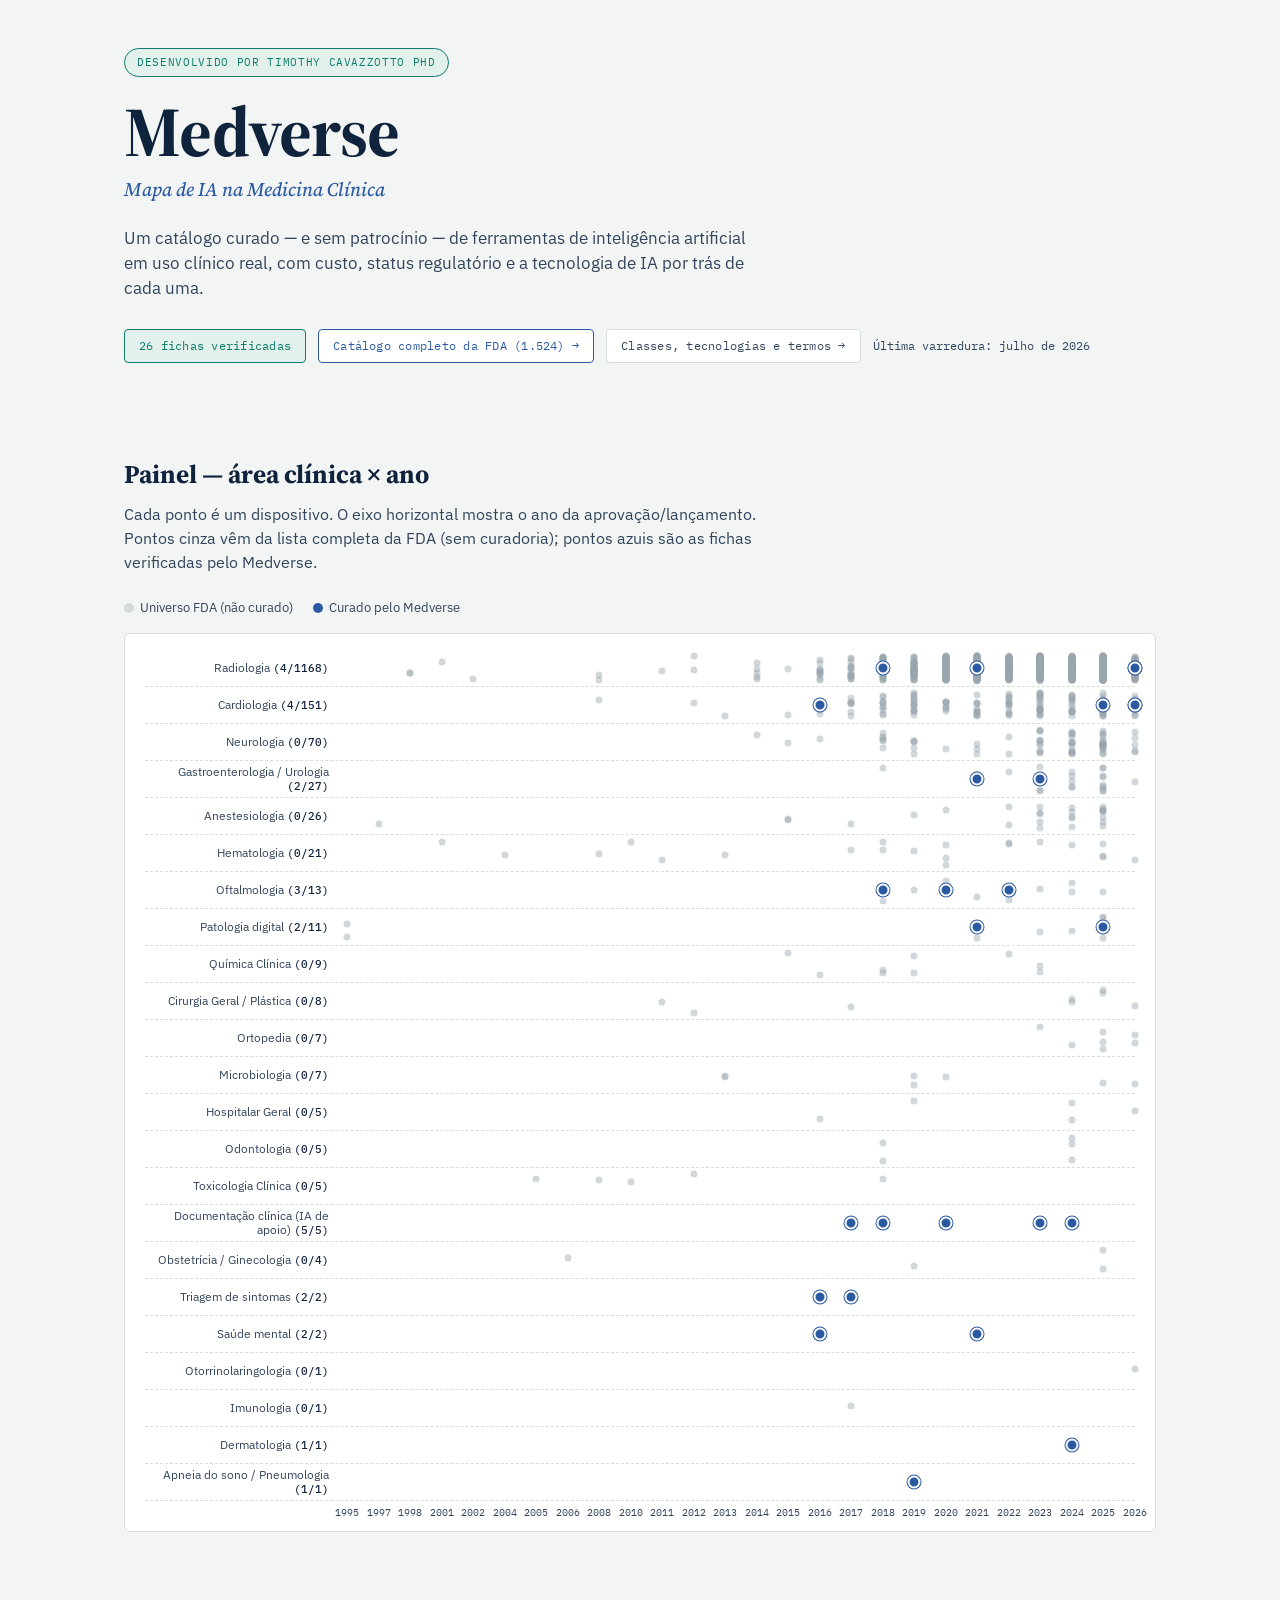
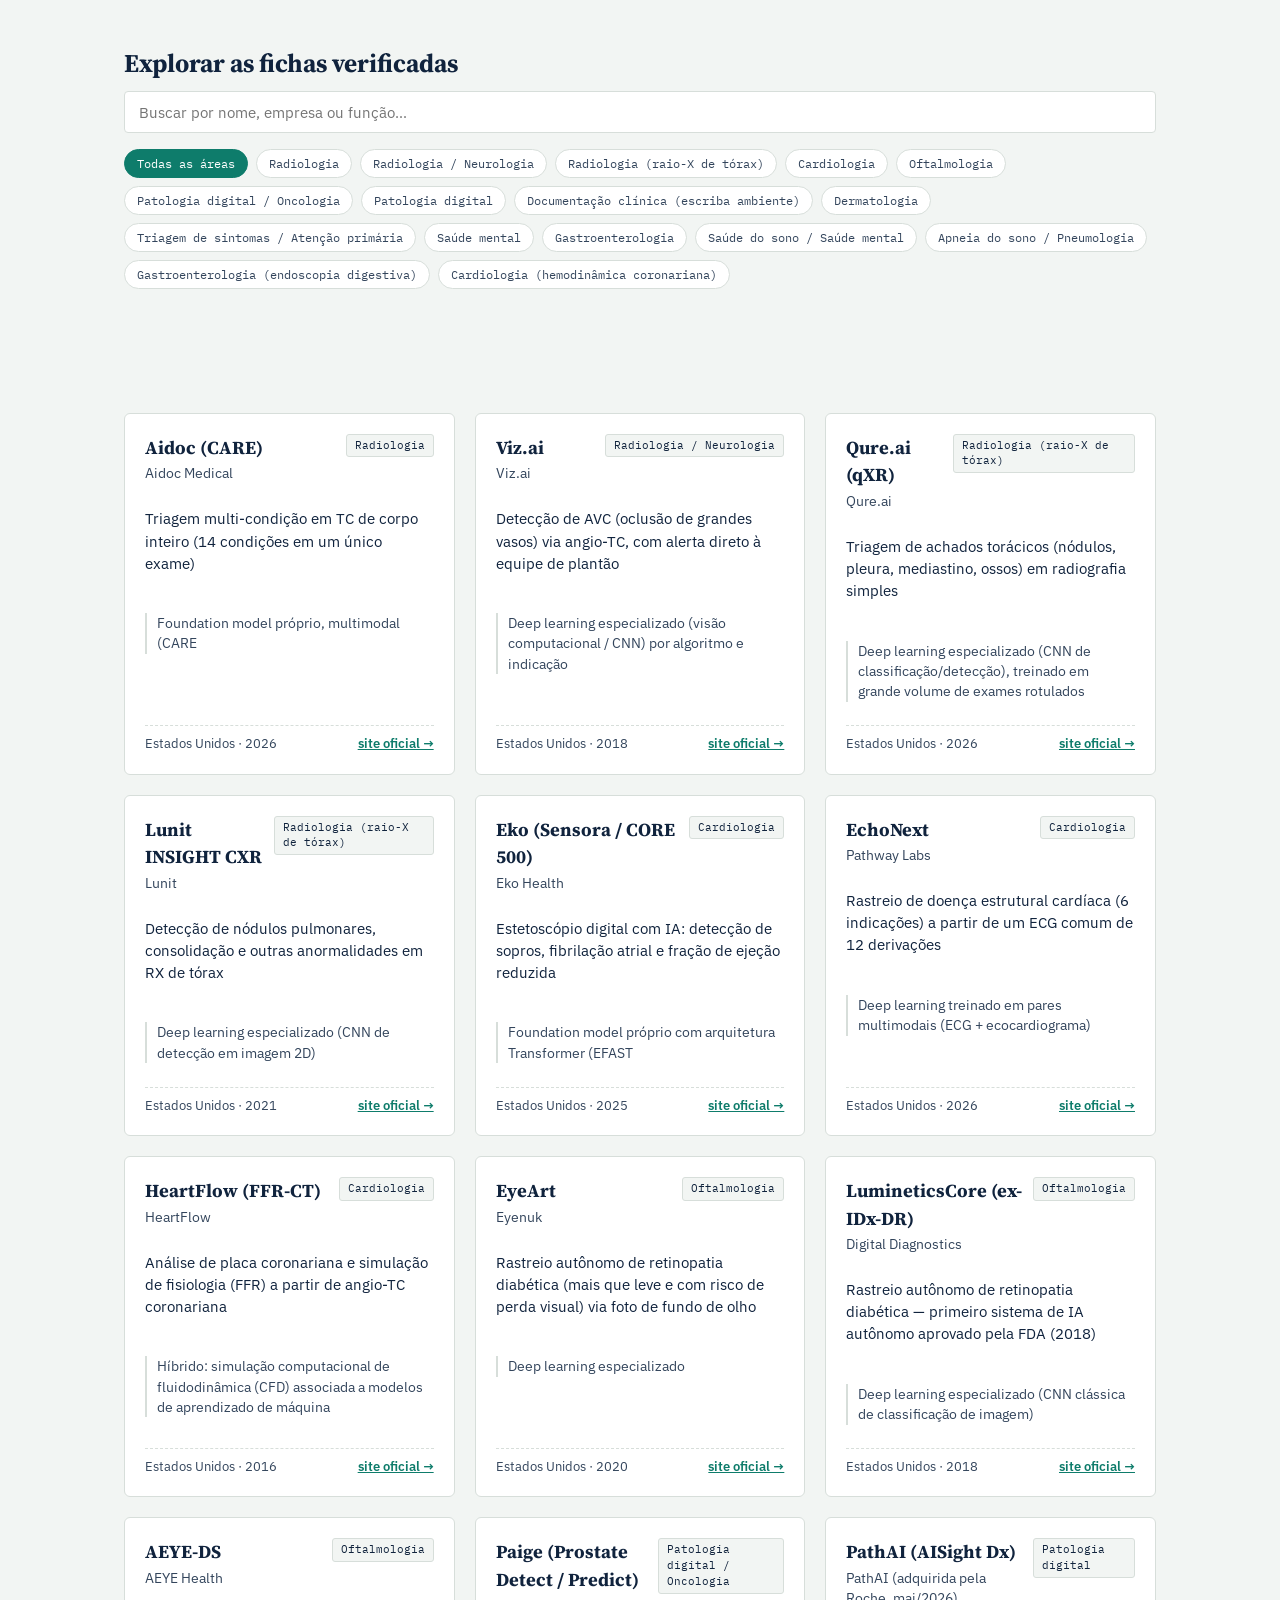
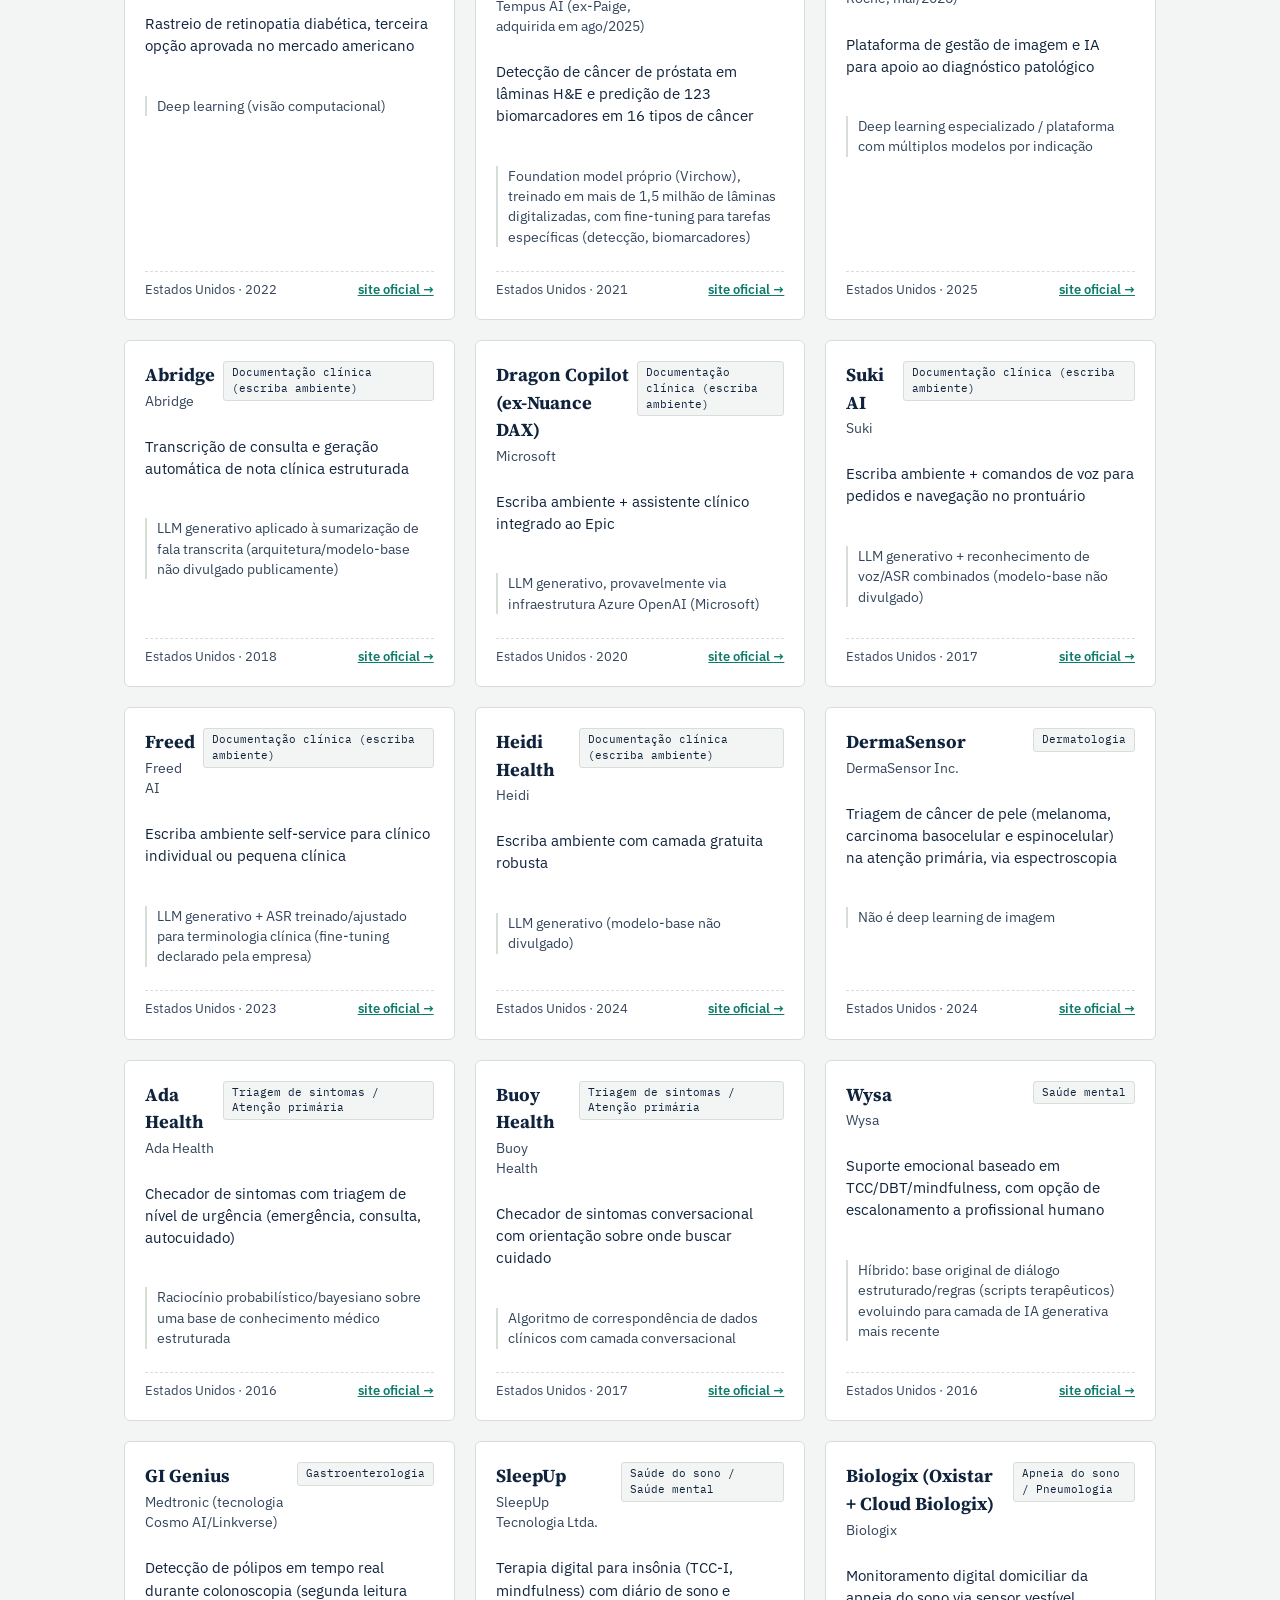
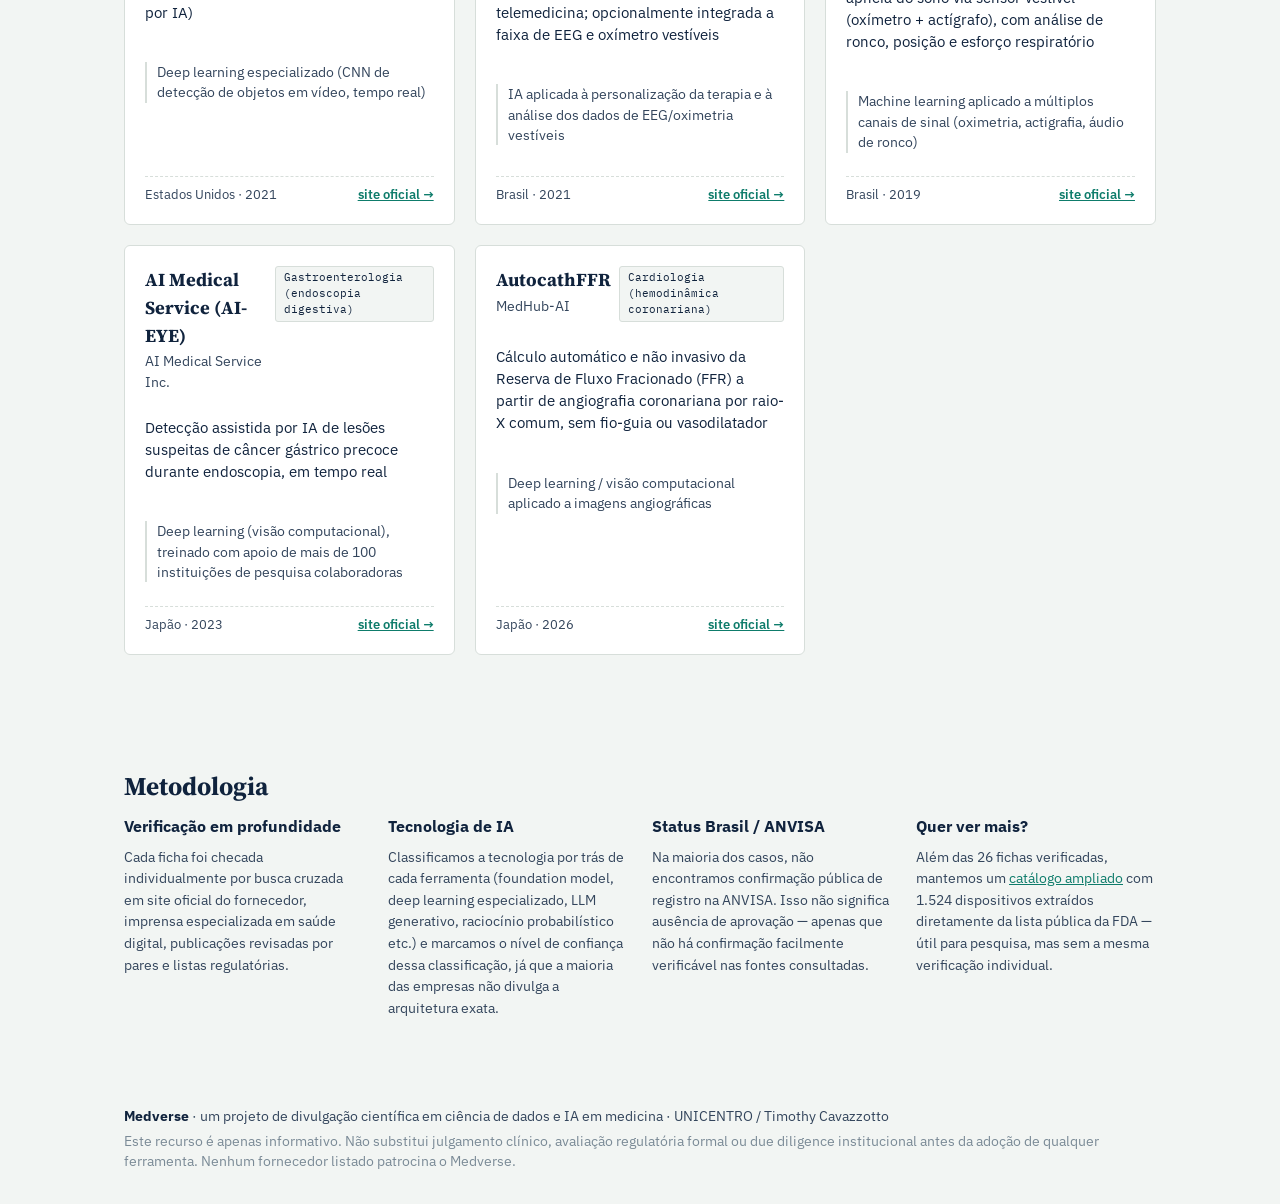
<file: index.html>
<!DOCTYPE html>
<html lang="pt-BR">
<head>
<meta charset="UTF-8">
<meta name="viewport" content="width=device-width, initial-scale=1.0">
<title>Medverse &mdash; Mapa de IA na Medicina Clínica</title>
<meta name="description" content="Medverse: catálogo curado, verificado e sem patrocínio de ferramentas de IA em uso clínico real — custo, status regulatório e tecnologia por trás de cada uma.">
<link rel="icon" type="image/svg+xml" href="favicon.svg"><link rel="preconnect" href="https://fonts.googleapis.com">
<link href="https://fonts.googleapis.com/css2?family=Source+Serif+4:ital,opsz,wght@0,8..60,400;0,8..60,600;0,8..60,700;1,8..60,500&family=IBM+Plex+Sans:wght@400;500;600;700&family=IBM+Plex+Mono:wght@400;500;600&display=swap" rel="stylesheet">
<link rel="stylesheet" href="styles.css">
</head>
<body>

<header class="site-header">
  <div class="wrap">
    <p class="eyebrow">Desenvolvido por Timothy Cavazzotto PhD </p>
    <h1>Medverse</h1>
    <p class="tagline">Mapa de IA na Medicina Clínica</p>
    <p class="subtitle">Um catálogo curado &mdash; e sem patrocínio &mdash; de ferramentas de inteligência artificial em uso clínico real, com custo, status regulatório e a tecnologia de IA por trás de cada uma.</p>
    <div class="header-meta">
      <span class="stamp stamp-verified">26 fichas verificadas</span>
      <a class="stamp stamp-fda" href="catalogo-fda.html">Catálogo completo da FDA (1.524) &rarr;</a>
      <a class="stamp" href="sobre.html">Classes, tecnologias e termos &rarr;</a>
      <span class="last-check">Última varredura: julho de 2026</span>
    </div>
  </div>
</header>

<main>

  <section class="dashboard wrap" id="dashboard">
    <h2>Painel &mdash; área clínica &times; ano</h2>
    <p class="section-note">Cada ponto é um dispositivo. O eixo horizontal mostra o ano da aprovação/lançamento. Pontos cinza vêm da lista completa da FDA (sem curadoria); pontos azuis são as fichas verificadas pelo Medverse.</p>
    <div class="chart-legend">
      <span><i class="dot-sample dot-sample--gray"></i> Universo FDA (não curado)</span>
      <span><i class="dot-sample dot-sample--blue"></i> Curado pelo Medverse</span>
    </div>
    <div id="scatter" class="scatter" role="img" aria-label="Gráfico de dispersão: todos os dispositivos da FDA em cinza, ferramentas curadas pelo Medverse em azul, por área clínica e ano"></div>
  </section>

  <section class="controls wrap" id="controls">
    <h2>Explorar as fichas verificadas</h2>
    <div class="control-row">
      <input type="search" id="search" placeholder="Buscar por nome, empresa ou função&hellip;" aria-label="Buscar ferramentas">
    </div>
    <div class="chip-group" id="area-chips" aria-label="Filtrar por área clínica"></div>
  </section>

  <section class="cards wrap" id="cards-section">
    <div id="cards" class="card-grid"></div>
    <p id="empty-state" class="empty-state" hidden>Nenhuma ferramenta encontrada com esses filtros. Tente limpar a busca.</p>
  </section>

  <section class="methodology wrap" id="methodology">
    <h2>Metodologia</h2>
    <div class="method-grid">
      <div>
        <h3>Verificação em profundidade</h3>
        <p>Cada ficha foi checada individualmente por busca cruzada em site oficial do fornecedor, imprensa especializada em saúde digital, publicações revisadas por pares e listas regulatórias.</p>
      </div>
      <div>
        <h3>Tecnologia de IA</h3>
        <p>Classificamos a tecnologia por trás de cada ferramenta (foundation model, deep learning especializado, LLM generativo, raciocínio probabilístico etc.) e marcamos o nível de confiança dessa classificação, já que a maioria das empresas não divulga a arquitetura exata.</p>
      </div>
      <div>
        <h3>Status Brasil / ANVISA</h3>
        <p>Na maioria dos casos, não encontramos confirmação pública de registro na ANVISA. Isso não significa ausência de aprovação &mdash; apenas que não há confirmação facilmente verificável nas fontes consultadas.</p>
      </div>
      <div>
        <h3>Quer ver mais?</h3>
        <p>Além das 26 fichas verificadas, mantemos um <a href="catalogo-fda.html">catálogo ampliado</a> com 1.524 dispositivos extraídos diretamente da lista pública da FDA &mdash; útil para pesquisa, mas sem a mesma verificação individual.</p>
      </div>
    </div>
  </section>

</main>

<footer class="site-footer">
  <div class="wrap">
    <p><strong>Medverse</strong> &middot; um projeto de divulgação científica em ciência de dados e IA em medicina &middot; UNICENTRO / Timothy Cavazzotto</p>
    <p class="fine-print">Este recurso é apenas informativo. Não substitui julgamento clínico, avaliação regulatória formal ou due diligence institucional antes da adoção de qualquer ferramenta. Nenhum fornecedor listado patrocina o Medverse.</p>
  </div>
</footer>

<script src="data.js"></script>
<script src="app.js"></script>
</body>
</html>
</file>
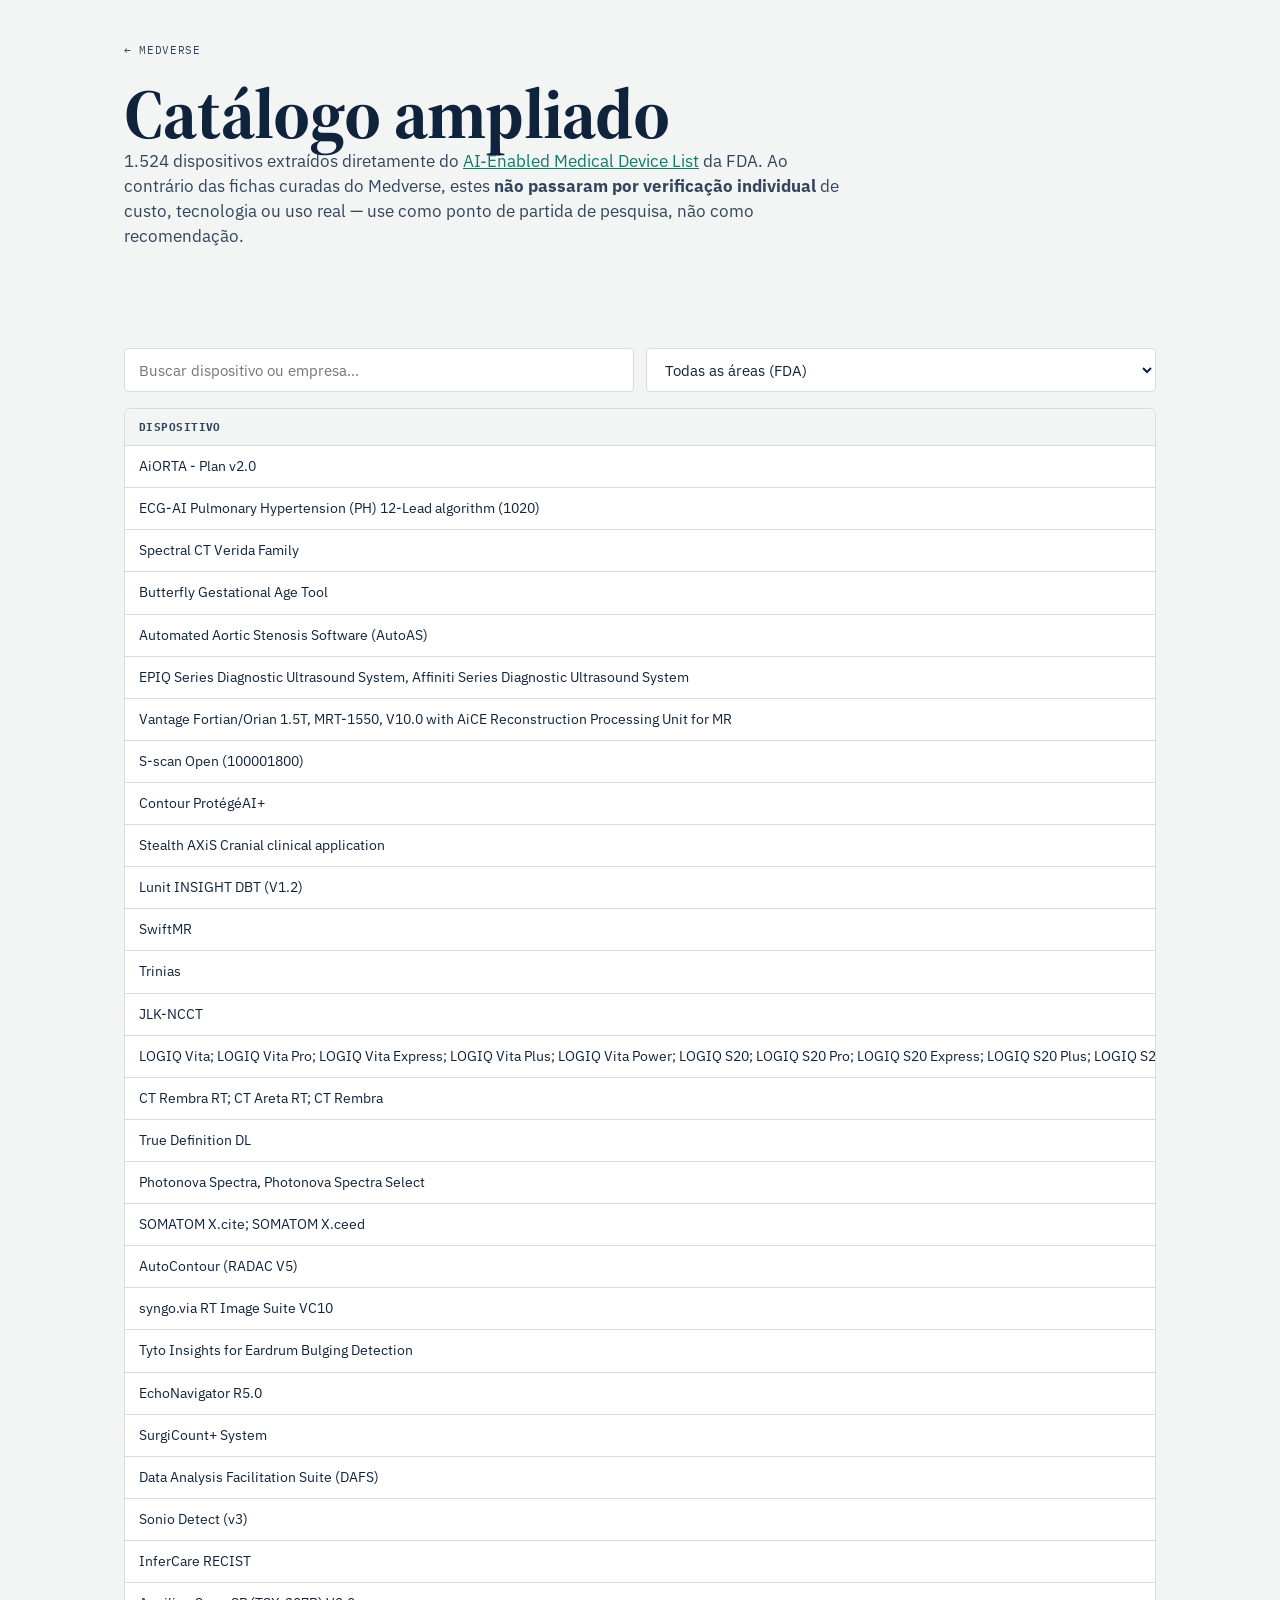
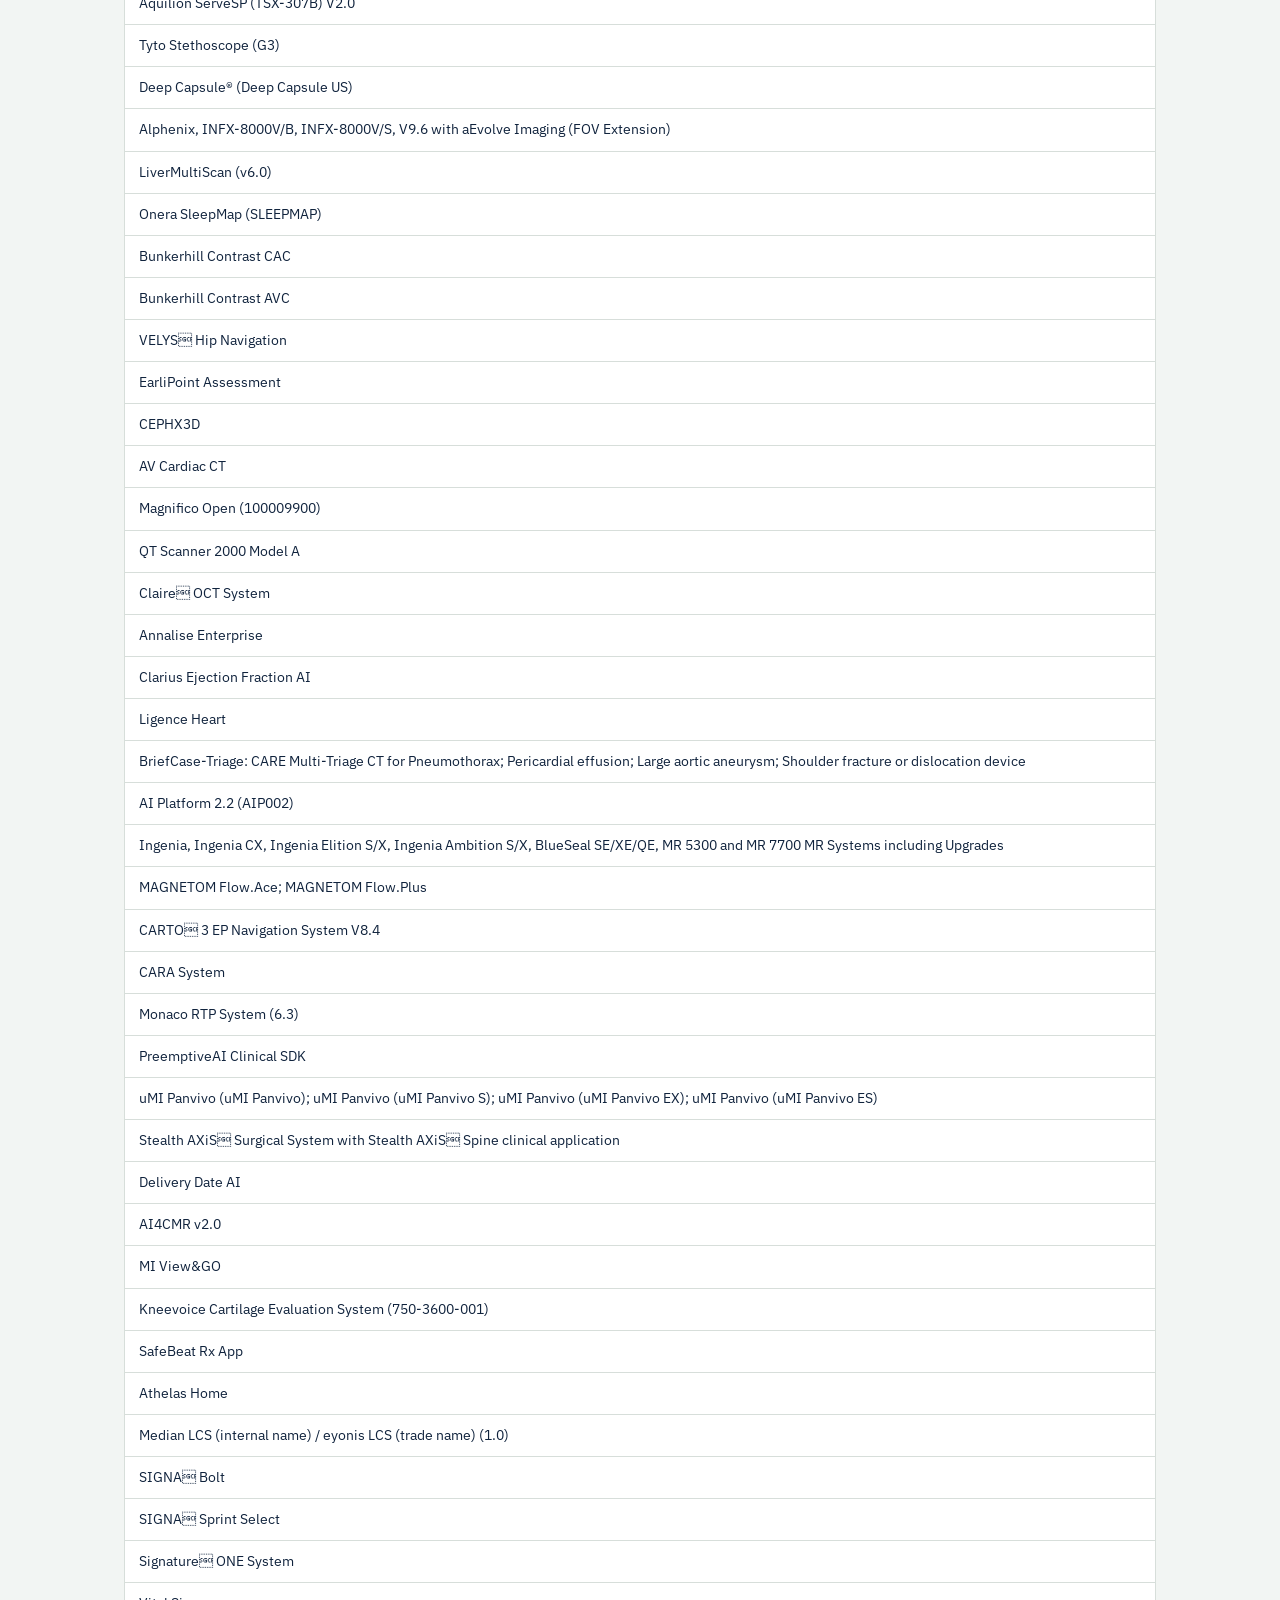
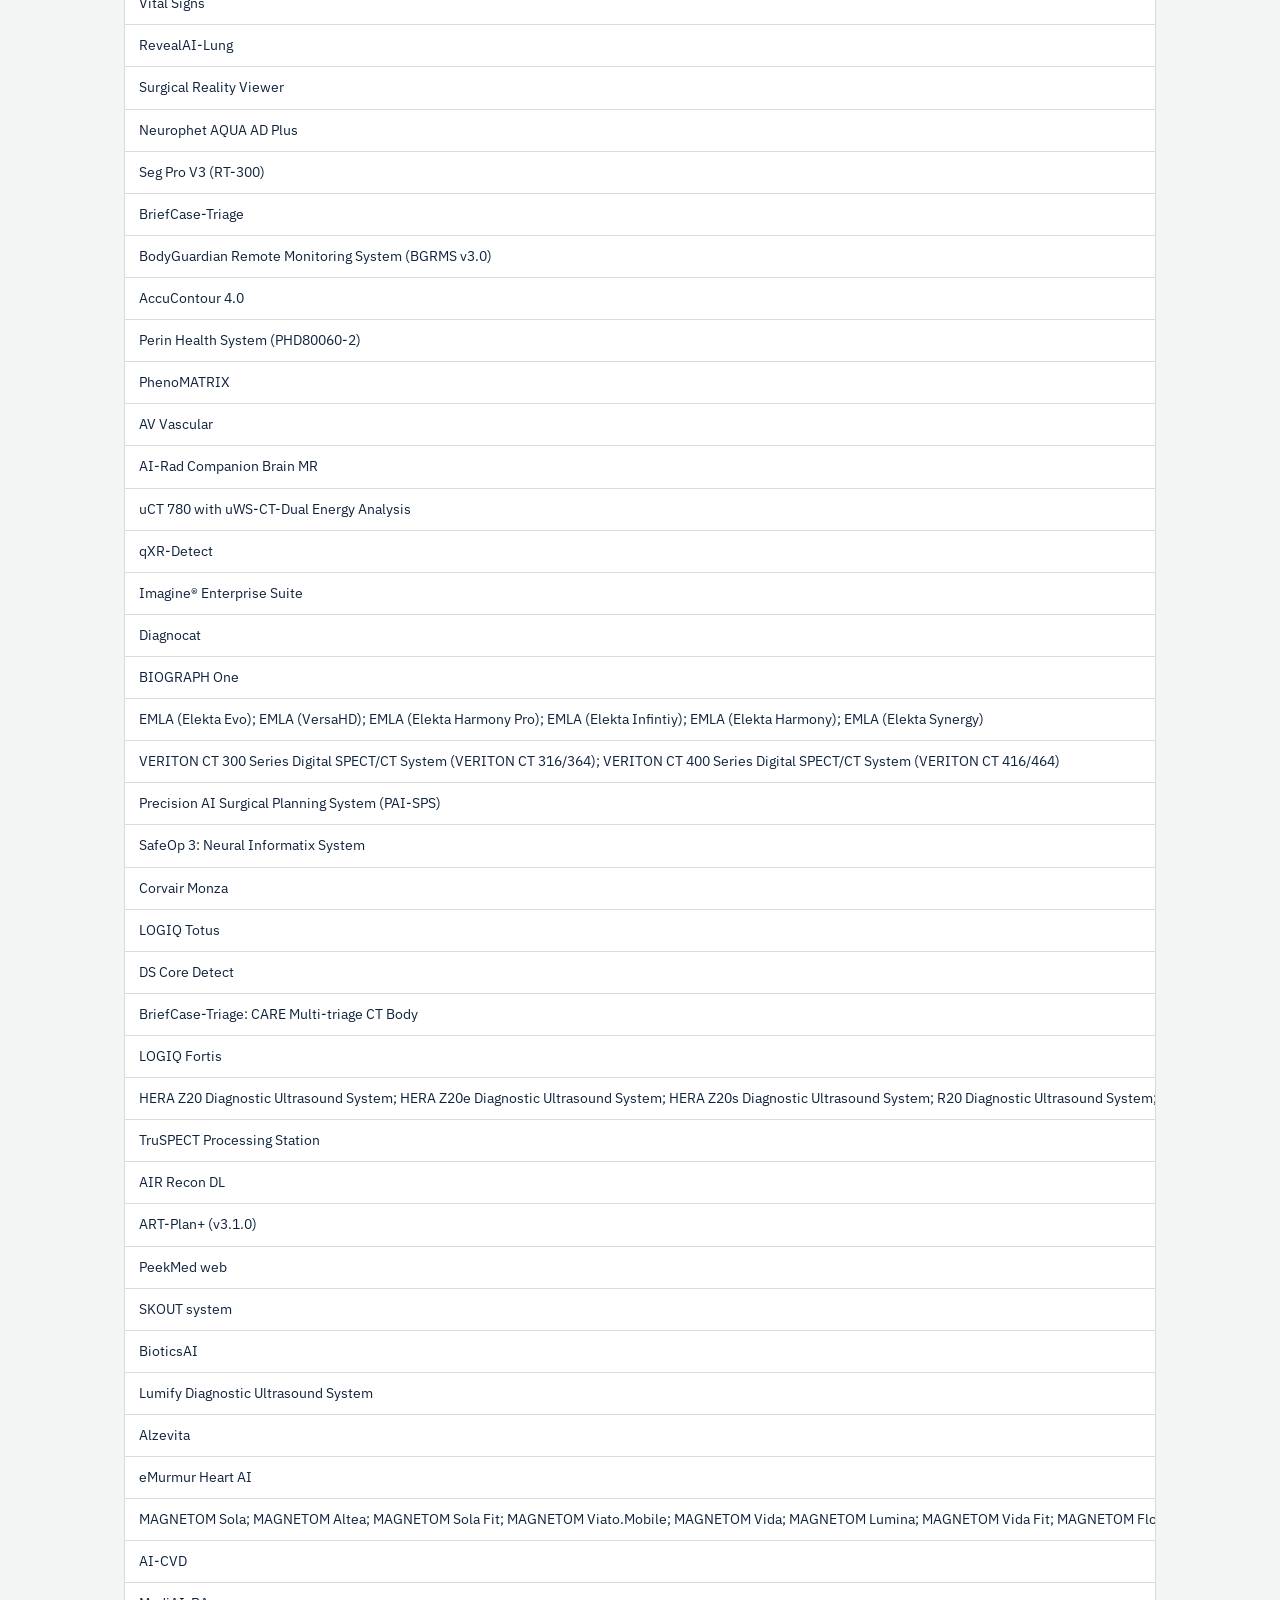
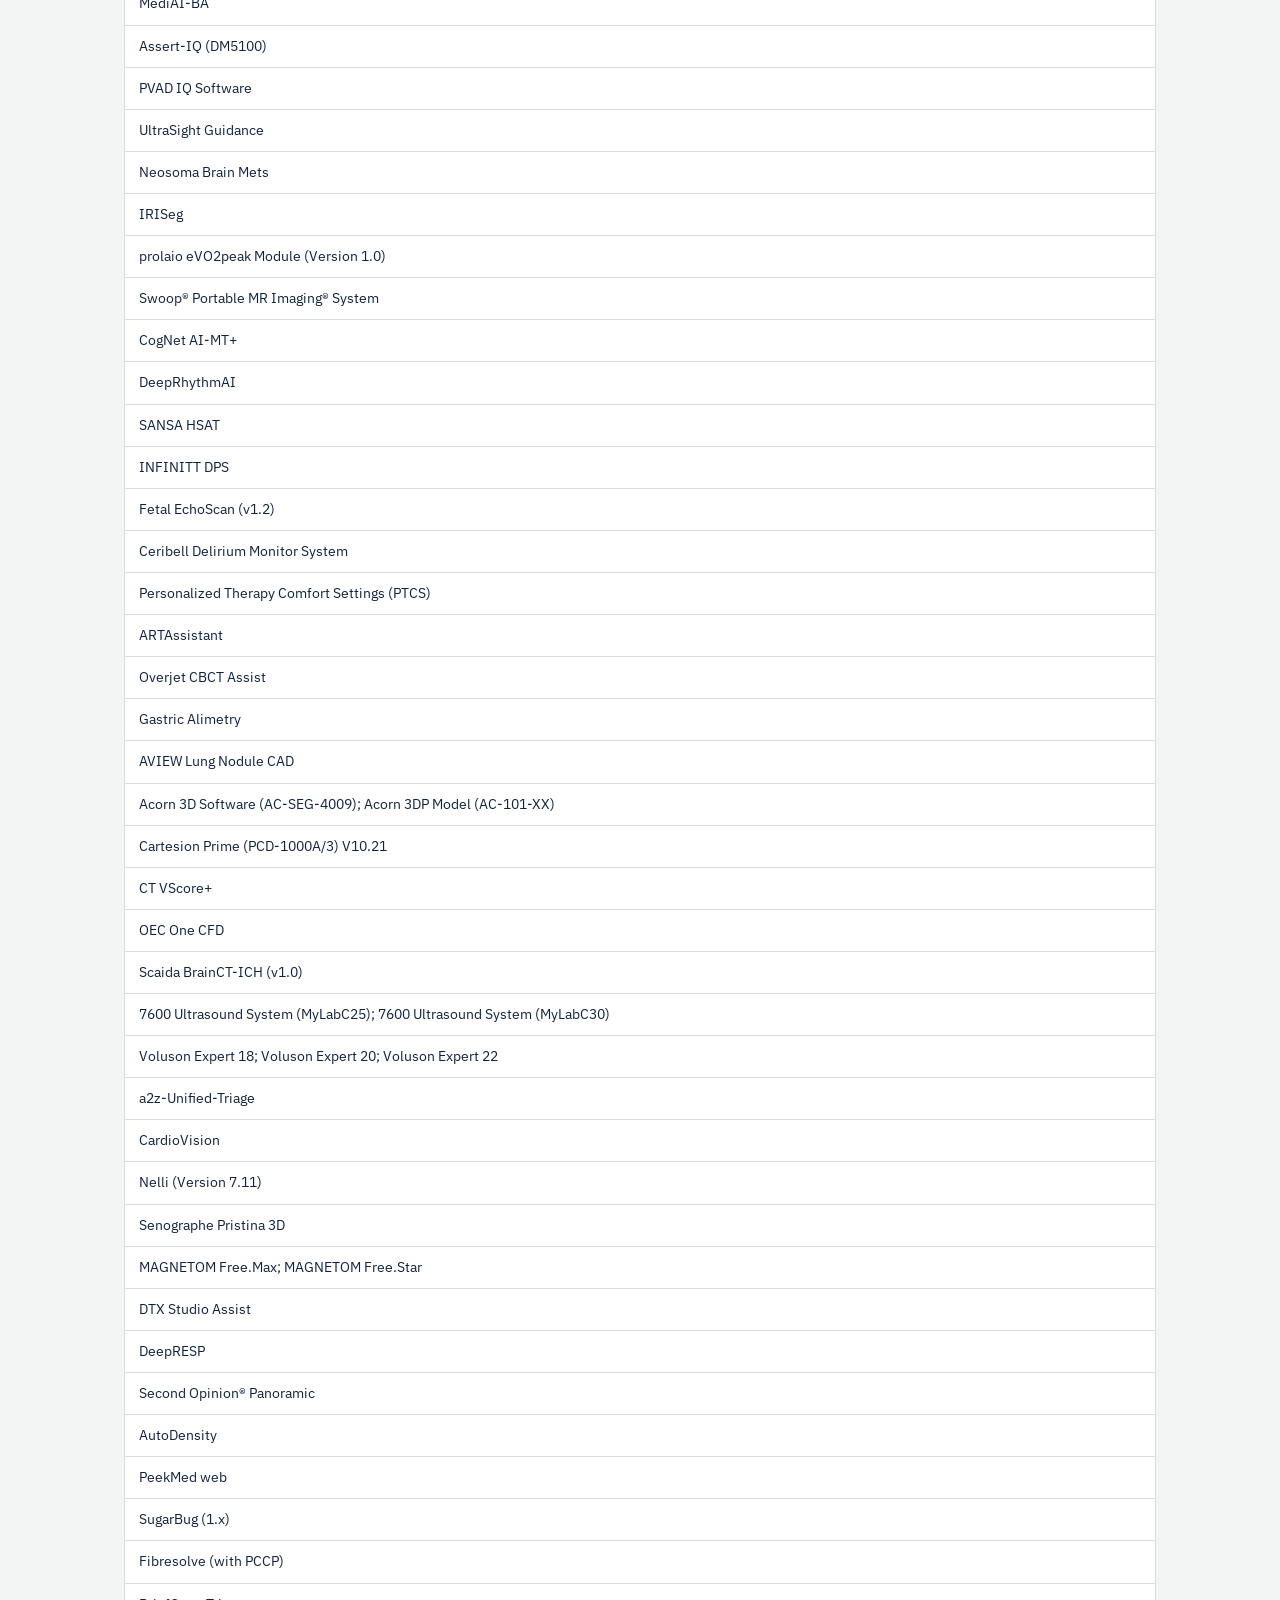
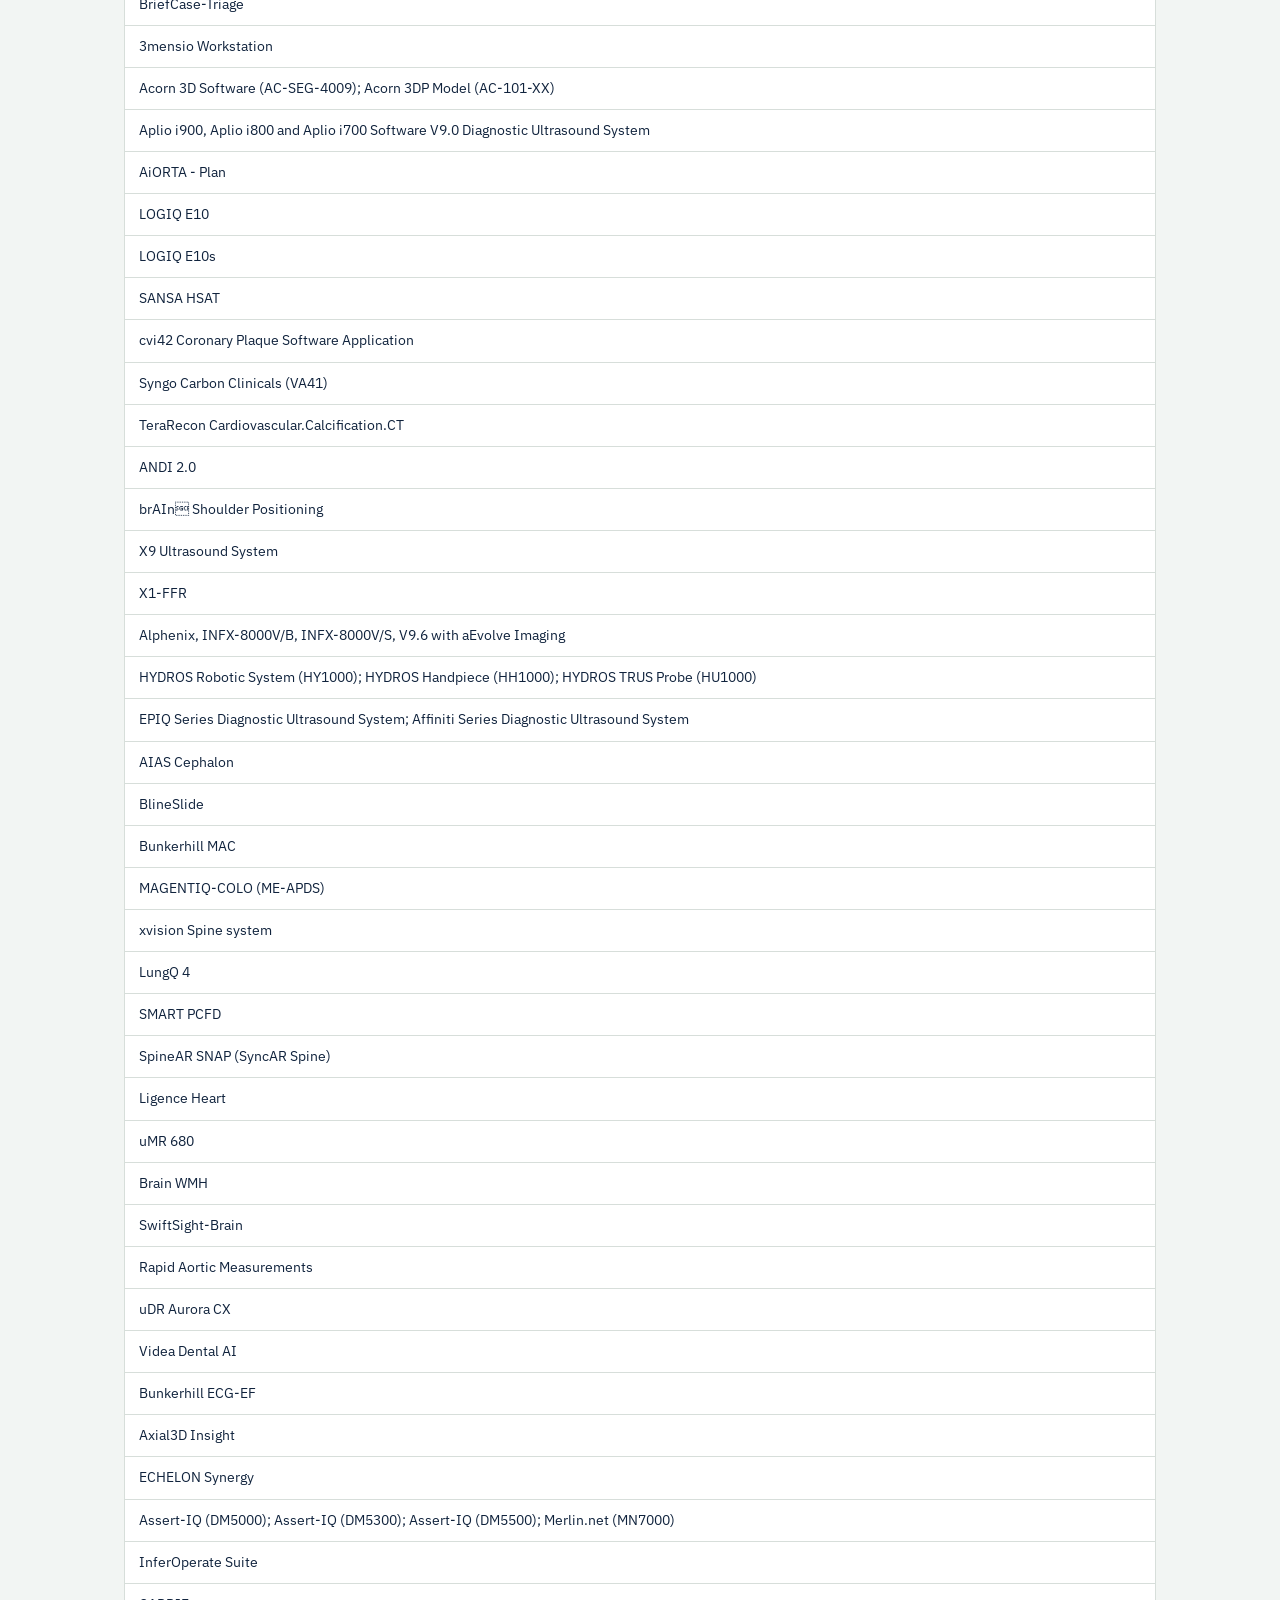
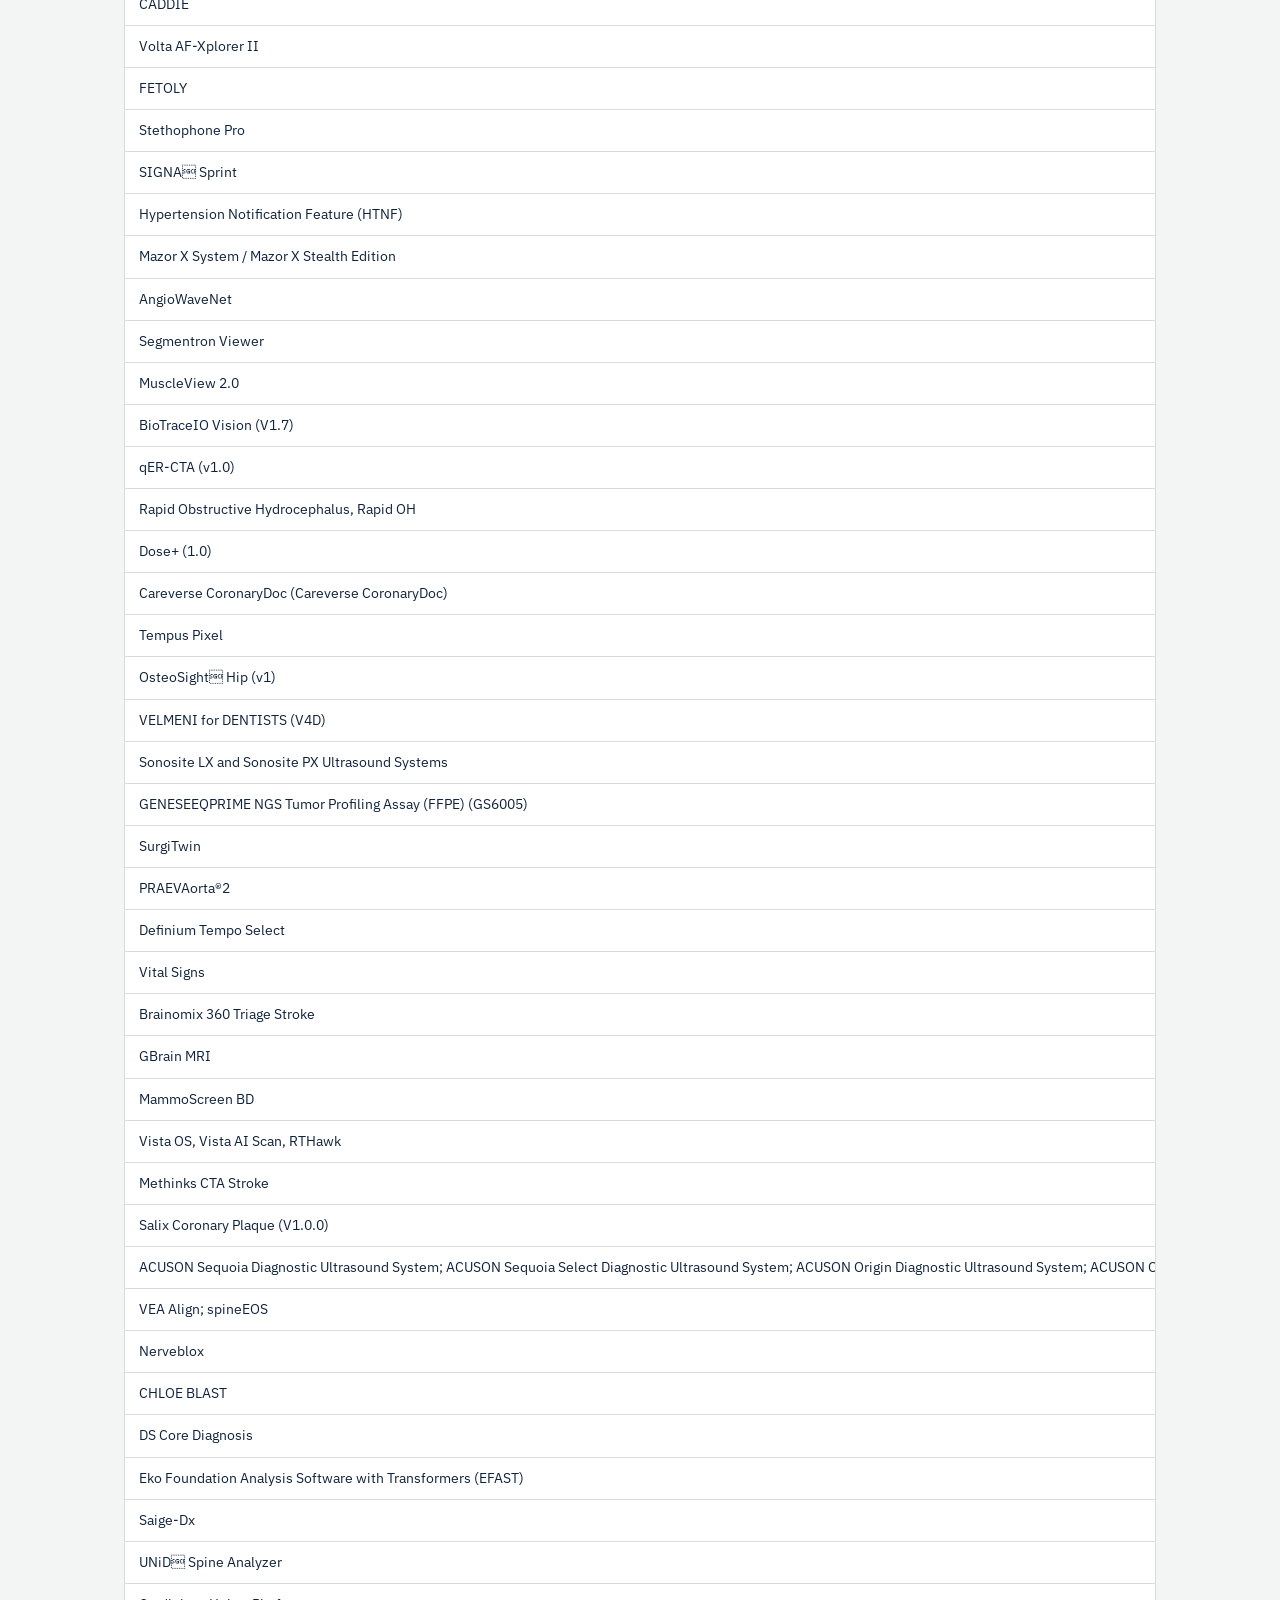
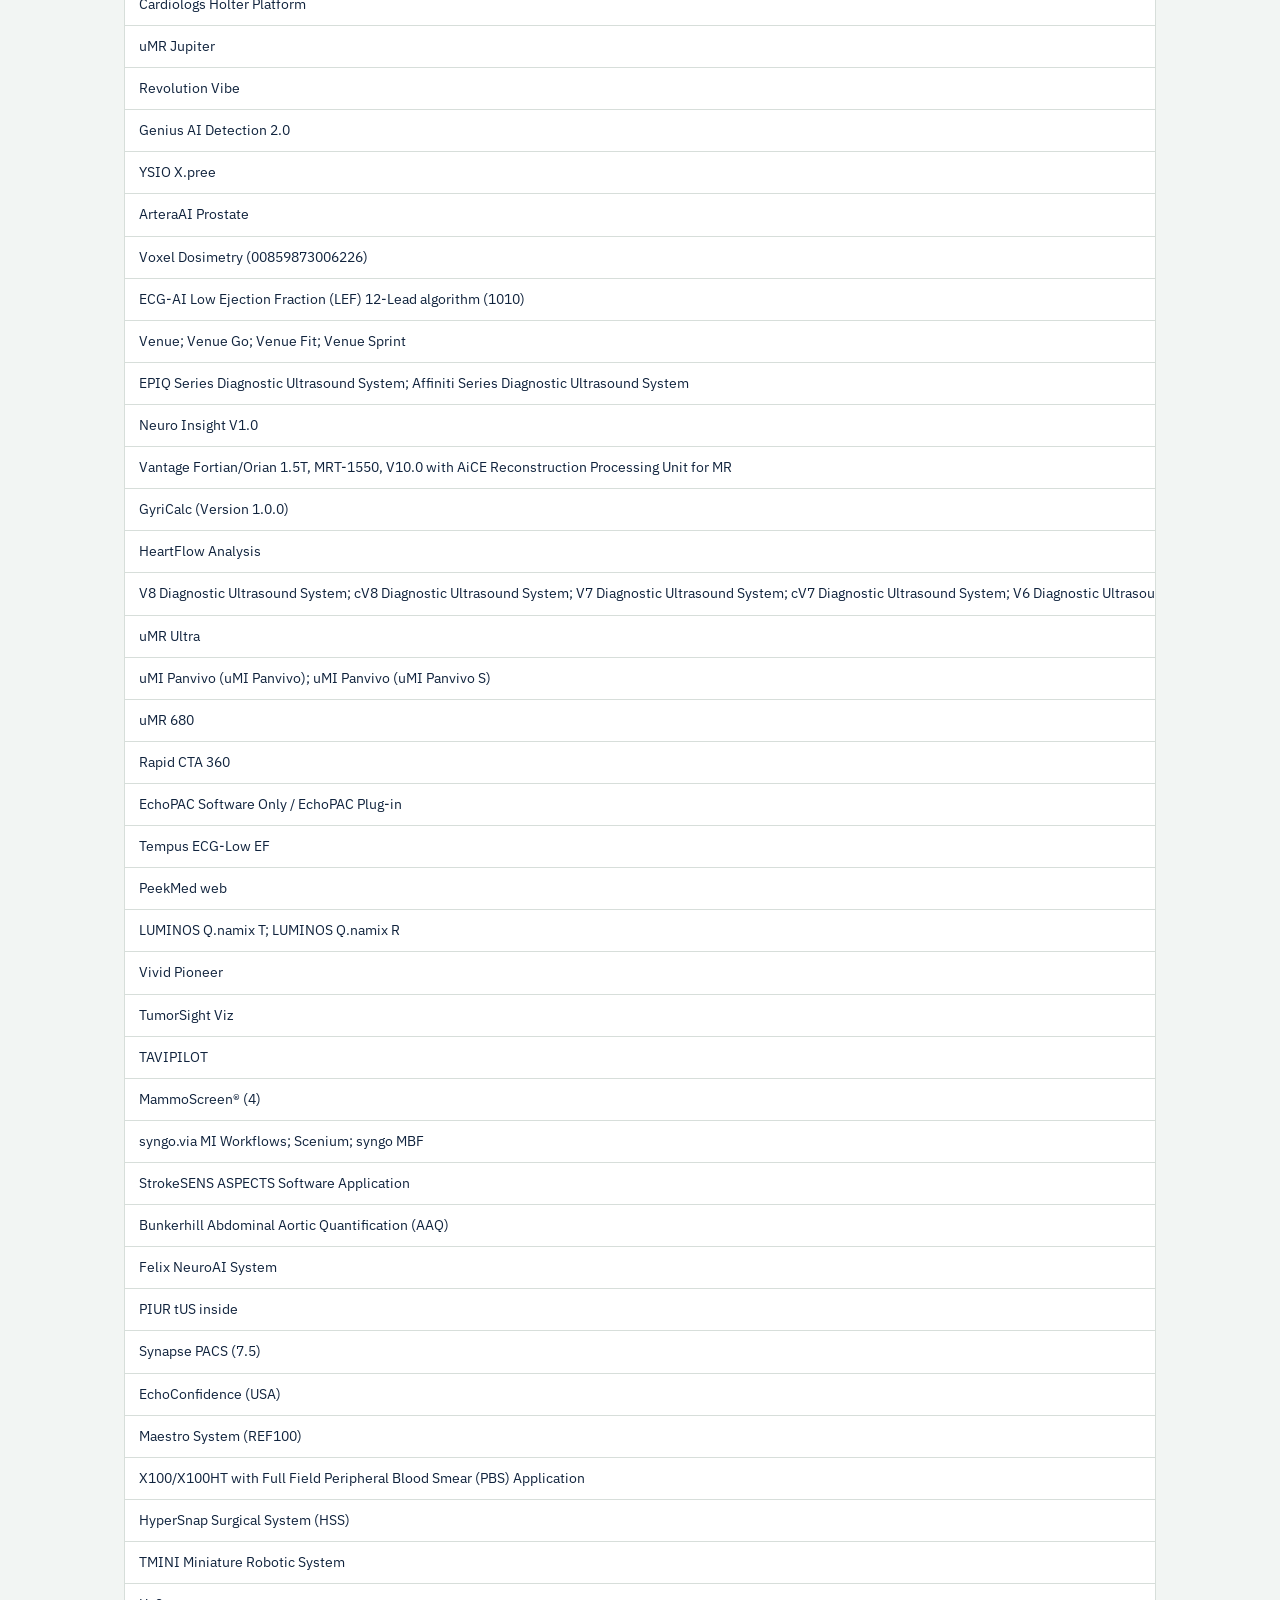
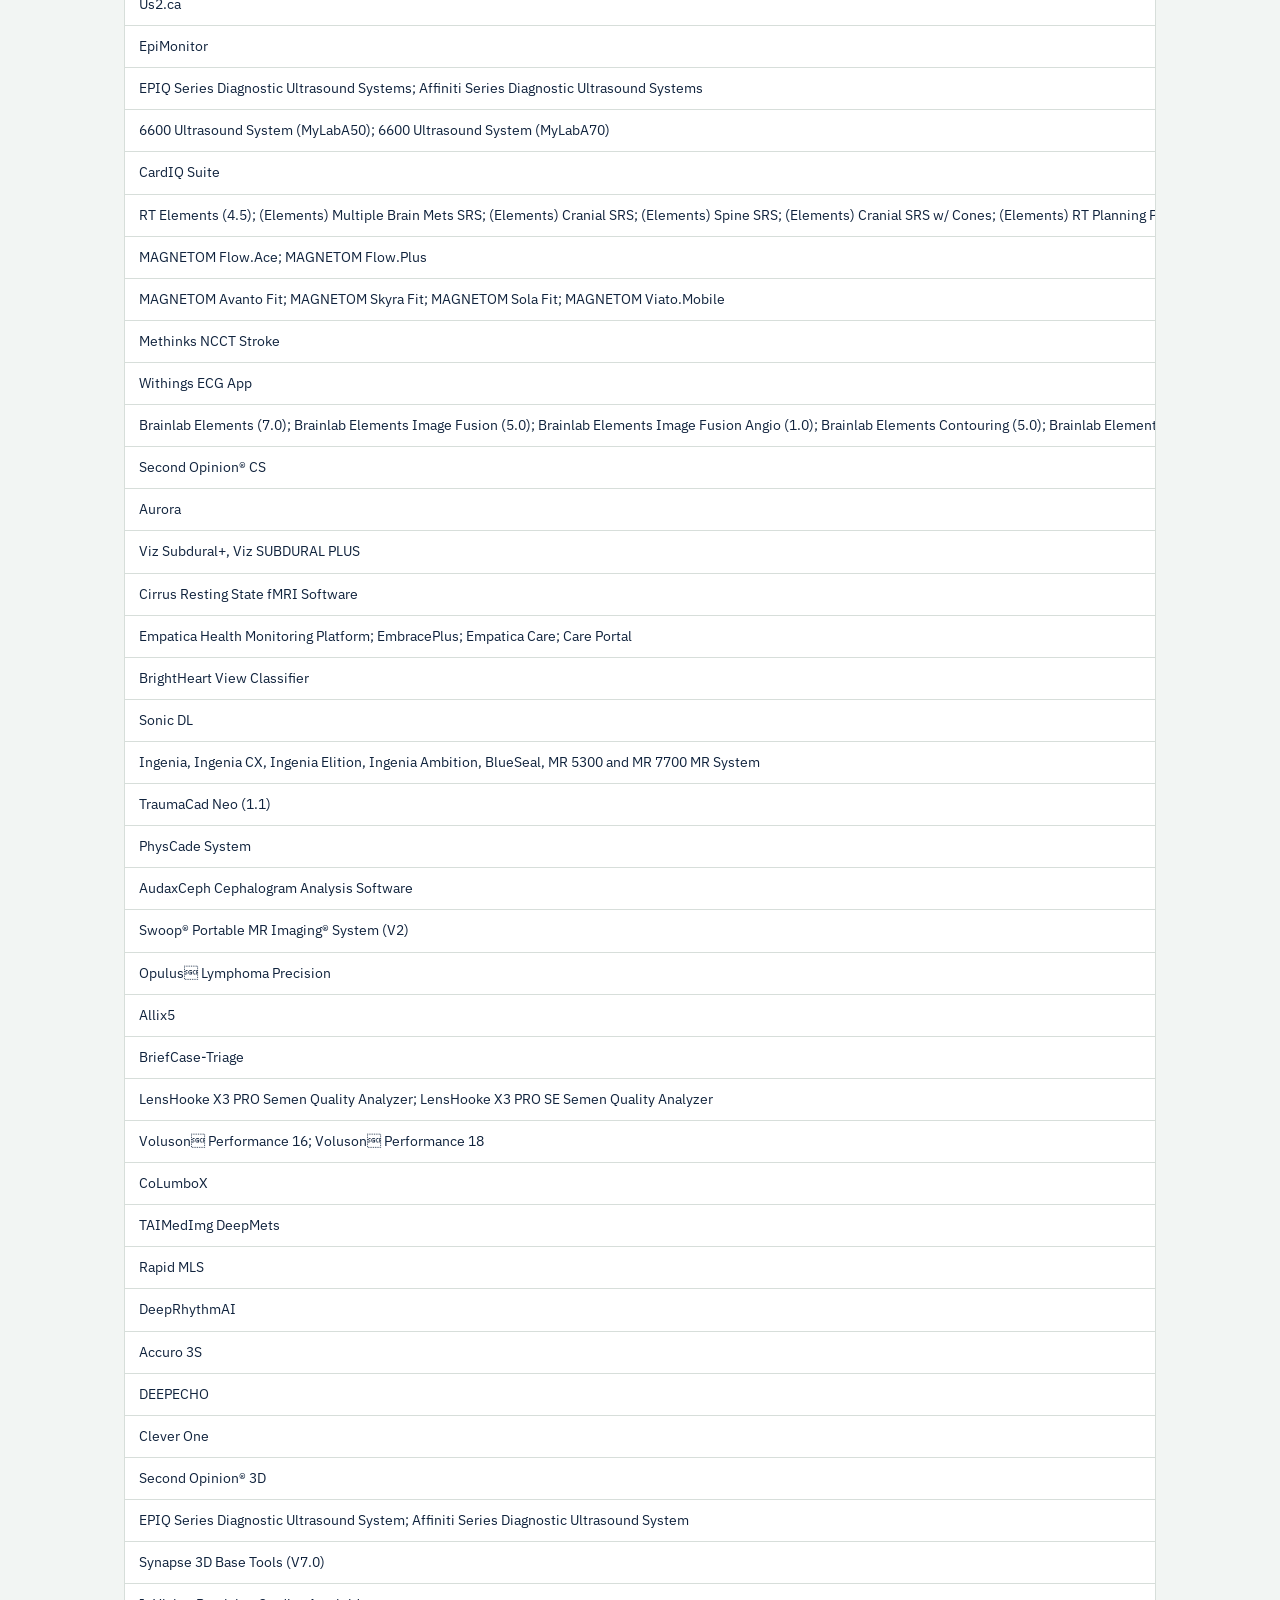
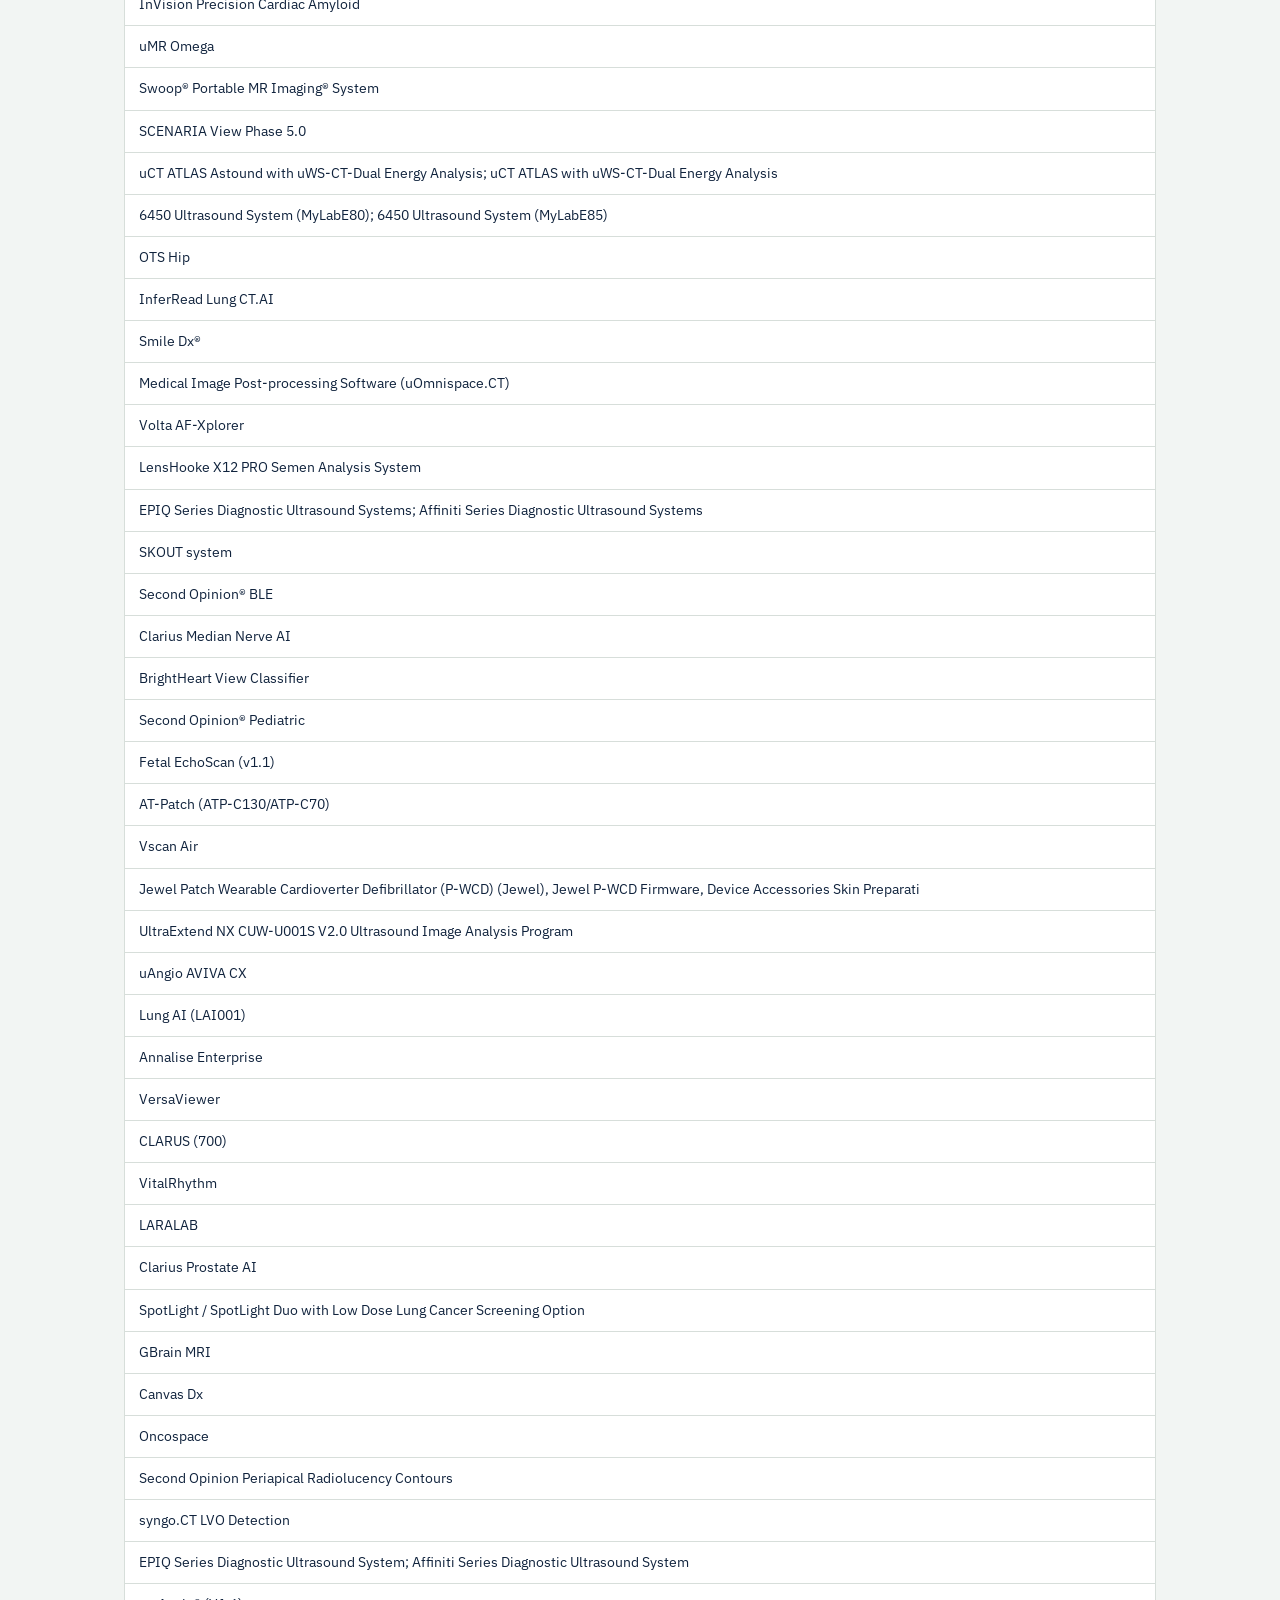
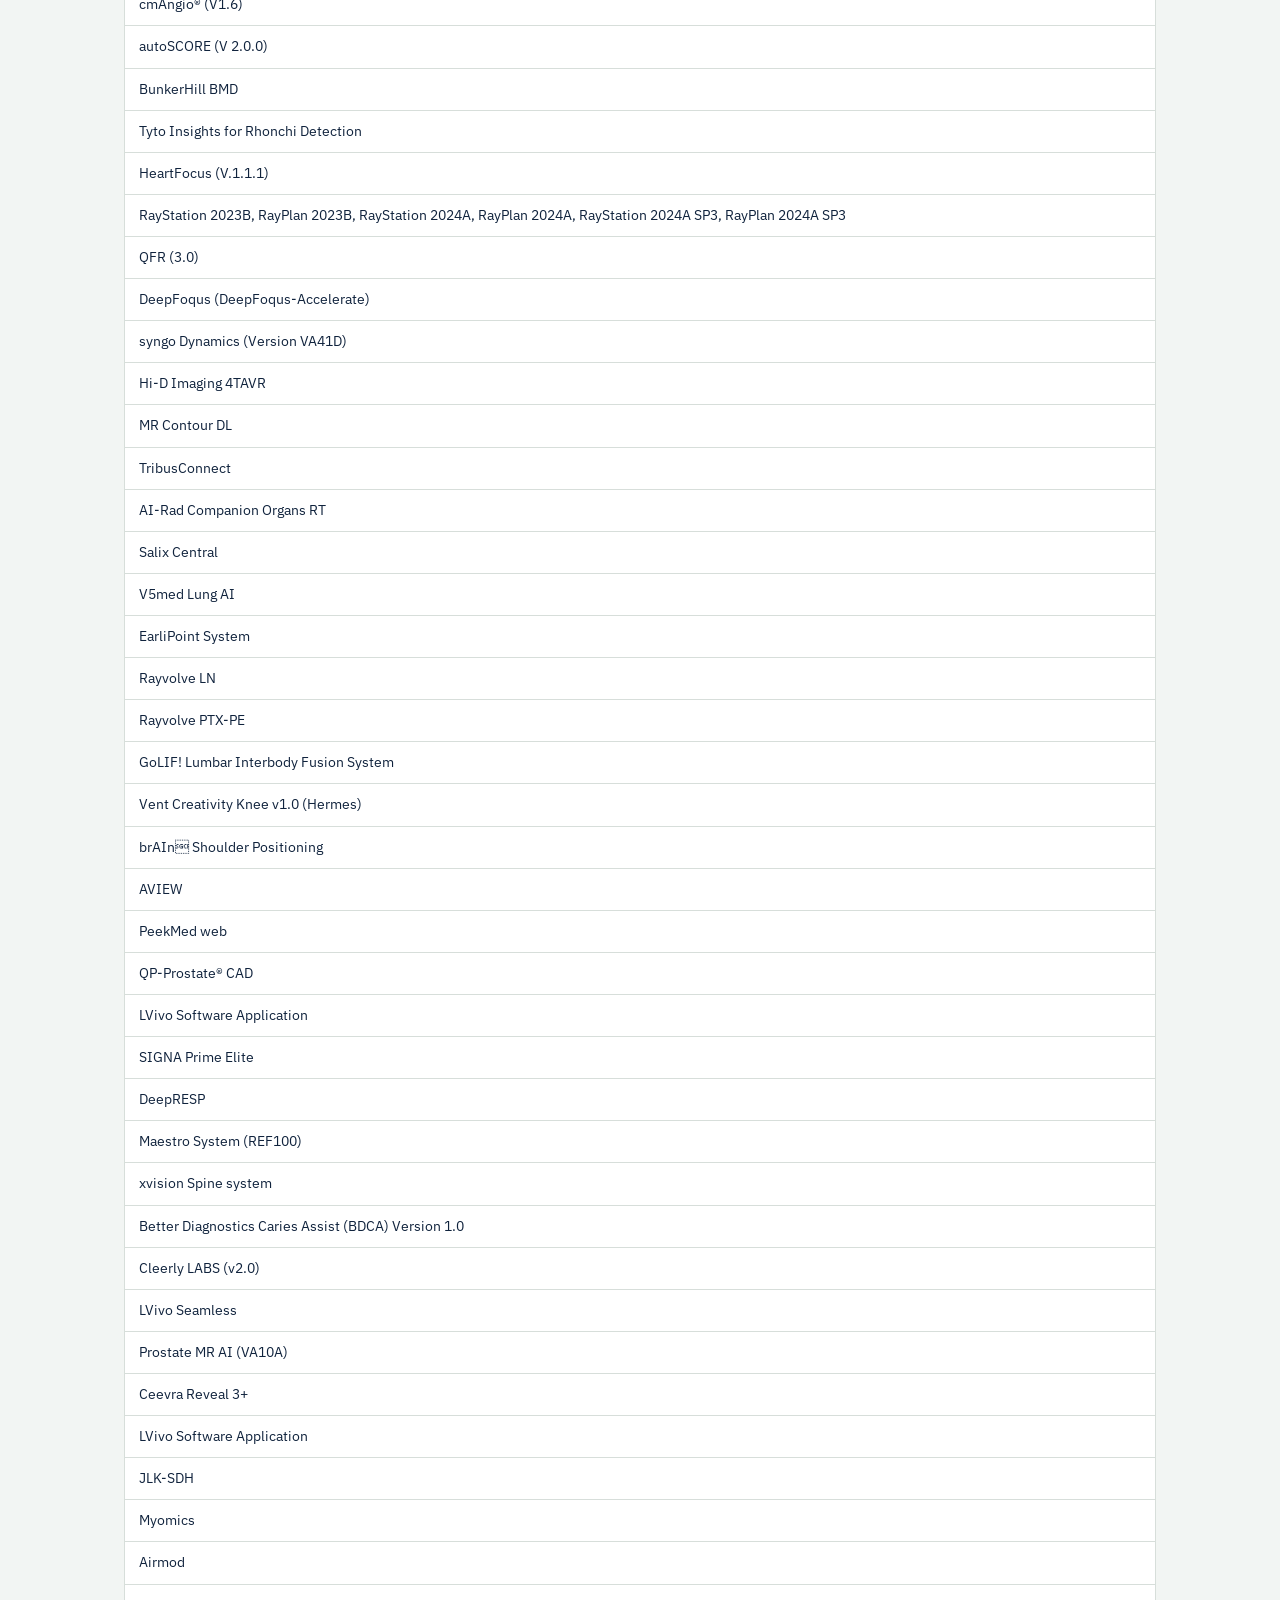
<file: catalogo-fda.html>
<!DOCTYPE html>
<html lang="pt-BR">
<head>
<meta charset="UTF-8">
<meta name="viewport" content="width=device-width, initial-scale=1.0">
<title>Catálogo ampliado (FDA) &mdash; Medverse</title>
<link rel="icon" type="image/svg+xml" href="favicon (1).svg">
<link rel="preconnect" href="https://fonts.googleapis.com">
<link href="https://fonts.googleapis.com/css2?family=Source+Serif+4:ital,opsz,wght@0,8..60,400;0,8..60,600;0,8..60,700;1,8..60,500&family=IBM+Plex+Sans:wght@400;500;600;700&family=IBM+Plex+Mono:wght@400;500;600&display=swap" rel="stylesheet">
<link rel="stylesheet" href="styles.css">
</head>
<body>

<header class="site-header site-header--sub">
  <div class="wrap">
    <p class="eyebrow"><a href="index.html">&larr; Medverse</a></p>
    <h1 class="h1-sub">Catálogo ampliado</h1>
    <p class="subtitle">1.524 dispositivos extraídos diretamente do <a href="https://www.fda.gov/medical-devices/software-medical-device-samd/artificial-intelligence-enabled-medical-devices" target="_blank" rel="noopener">AI-Enabled Medical Device List</a> da FDA. Ao contrário das fichas curadas do Medverse, estes <strong>não passaram por verificação individual</strong> de custo, tecnologia ou uso real &mdash; use como ponto de partida de pesquisa, não como recomendação.</p>
  </div>
</header>

<main>
  <section class="tier2 wrap" id="tier2-section" style="padding-top:40px;">
    <div class="control-row">
      <input type="search" id="search2" placeholder="Buscar dispositivo ou empresa&hellip;" aria-label="Buscar no catálogo ampliado da FDA">
      <select id="area2-select" aria-label="Filtrar catálogo ampliado por área"></select>
    </div>
    <div class="table-wrap">
      <table id="tier2-table">
        <thead>
          <tr>
            <th>Dispositivo</th>
            <th>Empresa</th>
            <th>Área (FDA)</th>
            <th>Data</th>
            <th>Registro</th>
          </tr>
        </thead>
        <tbody id="tier2-body"></tbody>
      </table>
    </div>
    <p class="tier2-count" id="tier2-count"></p>
  </section>
</main>

<footer class="site-footer">
  <div class="wrap">
    <p><strong>Medverse</strong> &middot; <a href="index.html">voltar ao mapa curado &rarr;</a></p>
  </div>
</footer>

<script src="data.js"></script>
<script src="tier2.js"></script>
</body>
</html>
</file>
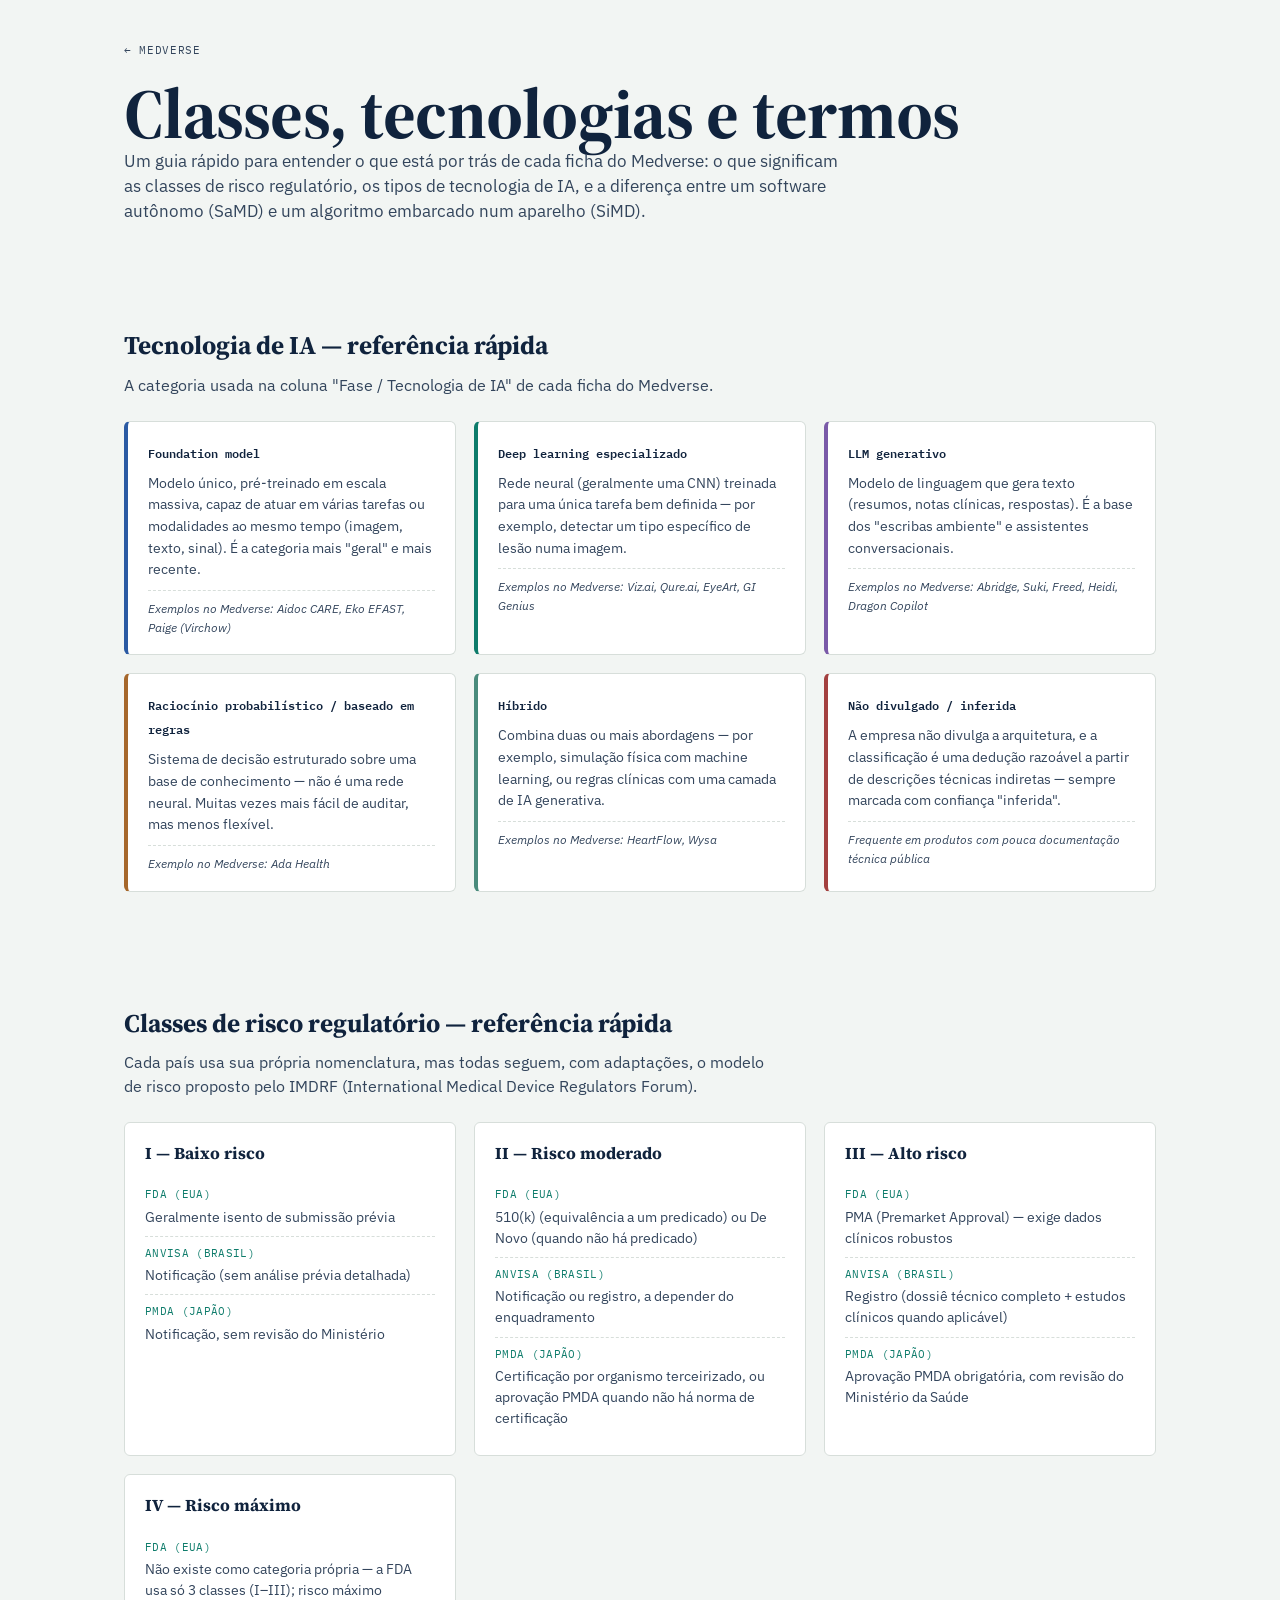
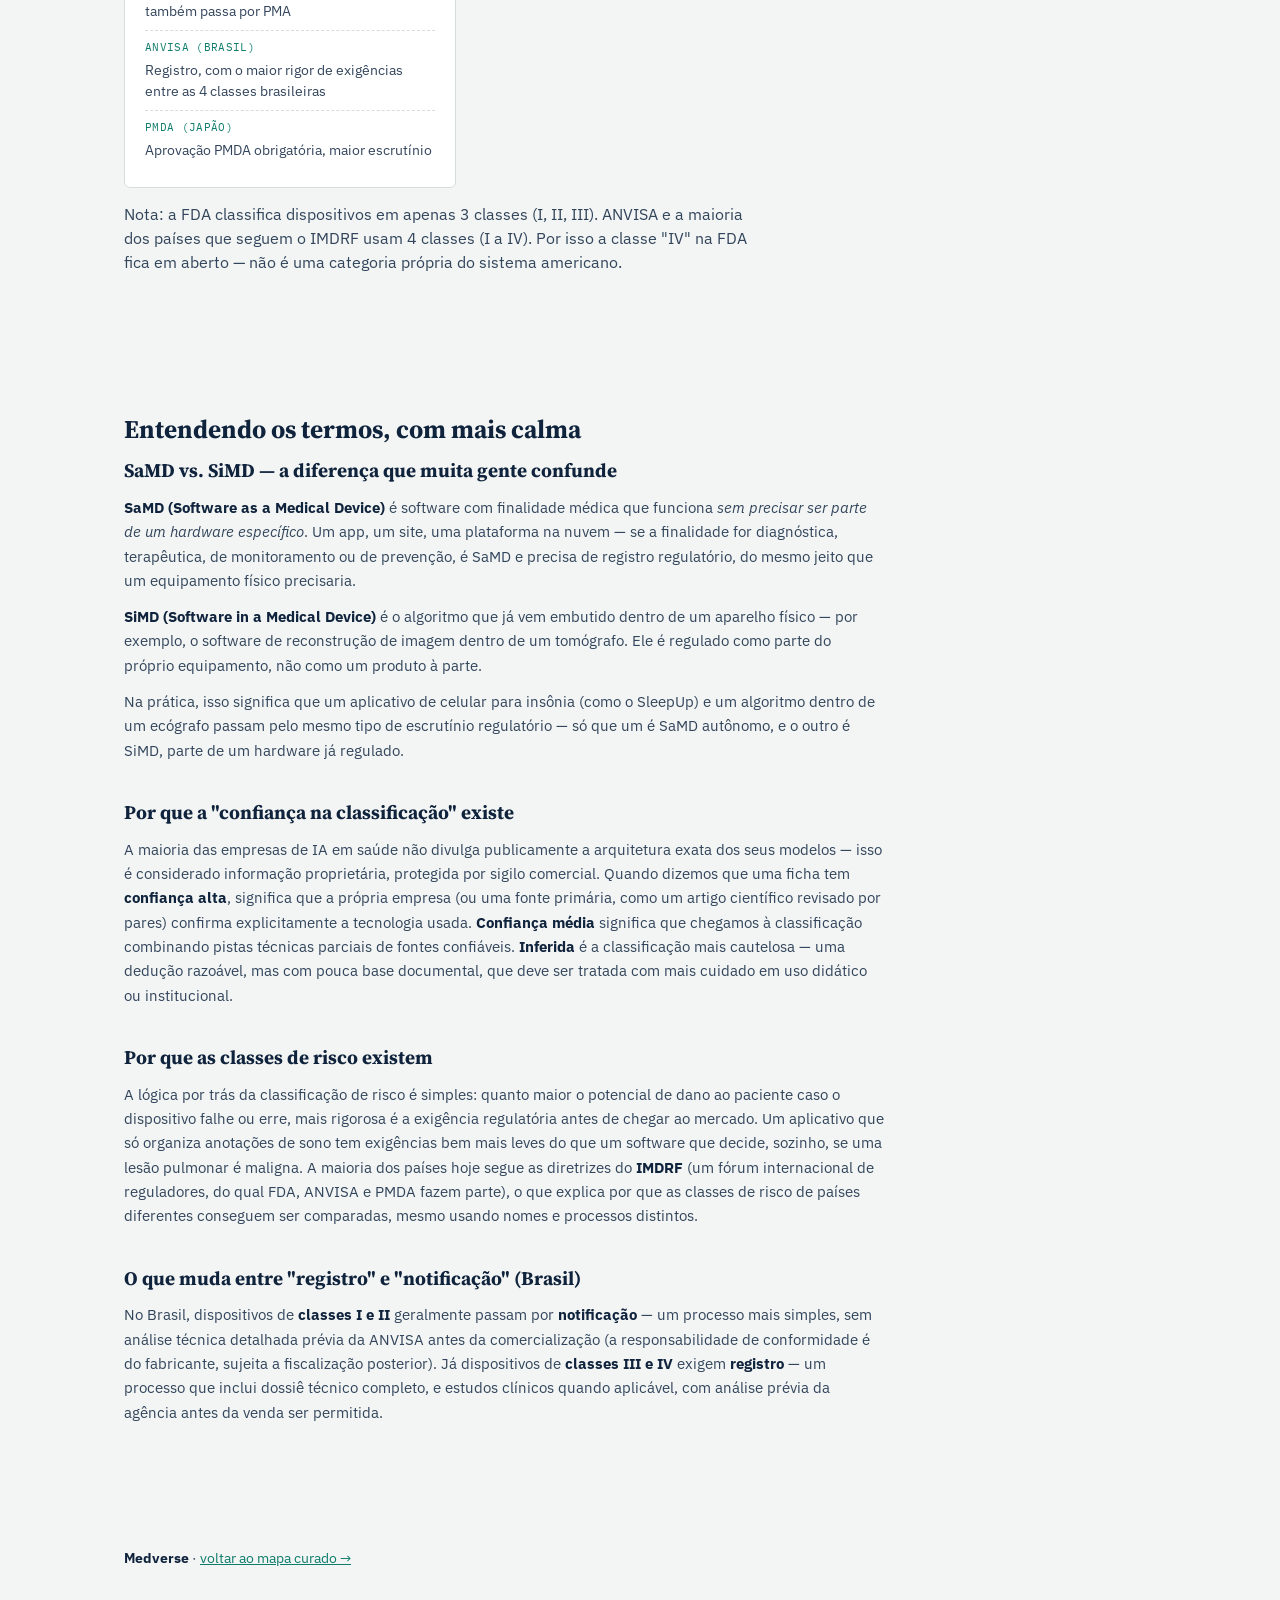
<file: sobre.html>
<!DOCTYPE html>
<html lang="pt-BR">
<head>
<meta charset="UTF-8">
<meta name="viewport" content="width=device-width, initial-scale=1.0">
<title>Classes, Tecnologias e Termos &mdash; Medverse</title>
<meta name="description" content="Guia de referência: classes de risco regulatório, tipos de tecnologia de IA e a diferença entre SaMD e SiMD, explicados para quem consulta o Medverse.">
<link rel="icon" type="image/svg+xml" href="favicon (1).svg">
<link rel="preconnect" href="https://fonts.googleapis.com">
<link href="https://fonts.googleapis.com/css2?family=Source+Serif+4:ital,opsz,wght@0,8..60,400;0,8..60,600;0,8..60,700;1,8..60,500&family=IBM+Plex+Sans:wght@400;500;600;700&family=IBM+Plex+Mono:wght@400;500;600&display=swap" rel="stylesheet">
<link rel="stylesheet" href="styles.css">
</head>
<body>

<header class="site-header site-header--sub">
  <div class="wrap">
    <p class="eyebrow"><a href="index.html">&larr; Medverse</a></p>
    <h1 class="h1-sub">Classes, tecnologias e termos</h1>
    <p class="subtitle">Um guia rápido para entender o que está por trás de cada ficha do Medverse: o que significam as classes de risco regulatório, os tipos de tecnologia de IA, e a diferença entre um software autônomo (SaMD) e um algoritmo embarcado num aparelho (SiMD).</p>
  </div>
</header>

<main>

  <!-- ===================== RESUMO VISUAL ===================== -->
  <section class="wrap" id="resumo-ia" style="padding-top:44px;">
    <h2>Tecnologia de IA &mdash; referência rápida</h2>
    <p class="section-note">A categoria usada na coluna "Fase / Tecnologia de IA" de cada ficha do Medverse.</p>
    <div class="glossary-grid">

      <div class="glossary-card gc-foundation">
        <span class="gc-tag">Foundation model</span>
        <p>Modelo único, pré-treinado em escala massiva, capaz de atuar em várias tarefas ou modalidades ao mesmo tempo (imagem, texto, sinal). É a categoria mais "geral" e mais recente.</p>
        <p class="gc-example">Exemplos no Medverse: Aidoc CARE, Eko EFAST, Paige (Virchow)</p>
      </div>

      <div class="glossary-card gc-deep">
        <span class="gc-tag">Deep learning especializado</span>
        <p>Rede neural (geralmente uma CNN) treinada para uma única tarefa bem definida &mdash; por exemplo, detectar um tipo específico de lesão numa imagem.</p>
        <p class="gc-example">Exemplos no Medverse: Viz.ai, Qure.ai, EyeArt, GI Genius</p>
      </div>

      <div class="glossary-card gc-llm">
        <span class="gc-tag">LLM generativo</span>
        <p>Modelo de linguagem que gera texto (resumos, notas clínicas, respostas). É a base dos "escribas ambiente" e assistentes conversacionais.</p>
        <p class="gc-example">Exemplos no Medverse: Abridge, Suki, Freed, Heidi, Dragon Copilot</p>
      </div>

      <div class="glossary-card gc-prob">
        <span class="gc-tag">Raciocínio probabilístico / baseado em regras</span>
        <p>Sistema de decisão estruturado sobre uma base de conhecimento &mdash; não é uma rede neural. Muitas vezes mais fácil de auditar, mas menos flexível.</p>
        <p class="gc-example">Exemplo no Medverse: Ada Health</p>
      </div>

      <div class="glossary-card gc-hybrid">
        <span class="gc-tag">Híbrido</span>
        <p>Combina duas ou mais abordagens &mdash; por exemplo, simulação física com machine learning, ou regras clínicas com uma camada de IA generativa.</p>
        <p class="gc-example">Exemplos no Medverse: HeartFlow, Wysa</p>
      </div>

      <div class="glossary-card gc-unknown">
        <span class="gc-tag">Não divulgado / inferida</span>
        <p>A empresa não divulga a arquitetura, e a classificação é uma dedução razoável a partir de descrições técnicas indiretas &mdash; sempre marcada com confiança "inferida".</p>
        <p class="gc-example">Frequente em produtos com pouca documentação técnica pública</p>
      </div>

    </div>
  </section>

  <!-- ===================== TABELA DE CLASSES DE RISCO ===================== -->
  <section class="wrap" id="classes-risco">
    <h2>Classes de risco regulatório &mdash; referência rápida</h2>
    <p class="section-note">Cada país usa sua própria nomenclatura, mas todas seguem, com adaptações, o modelo de risco proposto pelo IMDRF (International Medical Device Regulators Forum).</p>

    <div class="risk-grid">

      <div class="risk-card">
        <h3>I &mdash; Baixo risco</h3>
        <div class="risk-row"><span class="risk-reg">FDA (EUA)</span><p>Geralmente isento de submissão prévia</p></div>
        <div class="risk-row"><span class="risk-reg">ANVISA (Brasil)</span><p>Notificação (sem análise prévia detalhada)</p></div>
        <div class="risk-row"><span class="risk-reg">PMDA (Japão)</span><p>Notificação, sem revisão do Ministério</p></div>
      </div>

      <div class="risk-card">
        <h3>II &mdash; Risco moderado</h3>
        <div class="risk-row"><span class="risk-reg">FDA (EUA)</span><p>510(k) (equivalência a um predicado) ou De Novo (quando não há predicado)</p></div>
        <div class="risk-row"><span class="risk-reg">ANVISA (Brasil)</span><p>Notificação ou registro, a depender do enquadramento</p></div>
        <div class="risk-row"><span class="risk-reg">PMDA (Japão)</span><p>Certificação por organismo terceirizado, ou aprovação PMDA quando não há norma de certificação</p></div>
      </div>

      <div class="risk-card">
        <h3>III &mdash; Alto risco</h3>
        <div class="risk-row"><span class="risk-reg">FDA (EUA)</span><p>PMA (Premarket Approval) &mdash; exige dados clínicos robustos</p></div>
        <div class="risk-row"><span class="risk-reg">ANVISA (Brasil)</span><p>Registro (dossiê técnico completo + estudos clínicos quando aplicável)</p></div>
        <div class="risk-row"><span class="risk-reg">PMDA (Japão)</span><p>Aprovação PMDA obrigatória, com revisão do Ministério da Saúde</p></div>
      </div>

      <div class="risk-card">
        <h3>IV &mdash; Risco máximo</h3>
        <div class="risk-row"><span class="risk-reg">FDA (EUA)</span><p>Não existe como categoria própria &mdash; a FDA usa só 3 classes (I&ndash;III); risco máximo também passa por PMA</p></div>
        <div class="risk-row"><span class="risk-reg">ANVISA (Brasil)</span><p>Registro, com o maior rigor de exigências entre as 4 classes brasileiras</p></div>
        <div class="risk-row"><span class="risk-reg">PMDA (Japão)</span><p>Aprovação PMDA obrigatória, maior escrutínio</p></div>
      </div>

    </div>

    <p class="section-note" style="margin-top:14px;">Nota: a FDA classifica dispositivos em apenas 3 classes (I, II, III). ANVISA e a maioria dos países que seguem o IMDRF usam 4 classes (I a IV). Por isso a classe "IV" na FDA fica em aberto &mdash; não é uma categoria própria do sistema americano.</p>
  </section>

  <!-- ===================== TEXTO DIDÁTICO ===================== -->
  <section class="wrap" id="didatico">
    <h2>Entendendo os termos, com mais calma</h2>

    <article class="lesson">
      <h3>SaMD vs. SiMD &mdash; a diferença que muita gente confunde</h3>
      <p><strong>SaMD (Software as a Medical Device)</strong> é software com finalidade médica que funciona <em>sem precisar ser parte de um hardware específico</em>. Um app, um site, uma plataforma na nuvem &mdash; se a finalidade for diagnóstica, terapêutica, de monitoramento ou de prevenção, é SaMD e precisa de registro regulatório, do mesmo jeito que um equipamento físico precisaria.</p>
      <p><strong>SiMD (Software in a Medical Device)</strong> é o algoritmo que já vem embutido dentro de um aparelho físico &mdash; por exemplo, o software de reconstrução de imagem dentro de um tomógrafo. Ele é regulado como parte do próprio equipamento, não como um produto à parte.</p>
      <p>Na prática, isso significa que um aplicativo de celular para insônia (como o SleepUp) e um algoritmo dentro de um ecógrafo passam pelo mesmo tipo de escrutínio regulatório &mdash; só que um é SaMD autônomo, e o outro é SiMD, parte de um hardware já regulado.</p>
    </article>

    <article class="lesson">
      <h3>Por que a "confiança na classificação" existe</h3>
      <p>A maioria das empresas de IA em saúde não divulga publicamente a arquitetura exata dos seus modelos &mdash; isso é considerado informação proprietária, protegida por sigilo comercial. Quando dizemos que uma ficha tem <strong>confiança alta</strong>, significa que a própria empresa (ou uma fonte primária, como um artigo científico revisado por pares) confirma explicitamente a tecnologia usada. <strong>Confiança média</strong> significa que chegamos à classificação combinando pistas técnicas parciais de fontes confiáveis. <strong>Inferida</strong> é a classificação mais cautelosa &mdash; uma dedução razoável, mas com pouca base documental, que deve ser tratada com mais cuidado em uso didático ou institucional.</p>
    </article>

    <article class="lesson">
      <h3>Por que as classes de risco existem</h3>
      <p>A lógica por trás da classificação de risco é simples: quanto maior o potencial de dano ao paciente caso o dispositivo falhe ou erre, mais rigorosa é a exigência regulatória antes de chegar ao mercado. Um aplicativo que só organiza anotações de sono tem exigências bem mais leves do que um software que decide, sozinho, se uma lesão pulmonar é maligna. A maioria dos países hoje segue as diretrizes do <strong>IMDRF</strong> (um fórum internacional de reguladores, do qual FDA, ANVISA e PMDA fazem parte), o que explica por que as classes de risco de países diferentes conseguem ser comparadas, mesmo usando nomes e processos distintos.</p>
    </article>

    <article class="lesson">
      <h3>O que muda entre "registro" e "notificação" (Brasil)</h3>
      <p>No Brasil, dispositivos de <strong>classes I e II</strong> geralmente passam por <strong>notificação</strong> &mdash; um processo mais simples, sem análise técnica detalhada prévia da ANVISA antes da comercialização (a responsabilidade de conformidade é do fabricante, sujeita a fiscalização posterior). Já dispositivos de <strong>classes III e IV</strong> exigem <strong>registro</strong> &mdash; um processo que inclui dossiê técnico completo, e estudos clínicos quando aplicável, com análise prévia da agência antes da venda ser permitida.</p>
    </article>

  </section>

</main>

<footer class="site-footer">
  <div class="wrap">
    <p><strong>Medverse</strong> &middot; <a href="index.html">voltar ao mapa curado &rarr;</a></p>
  </div>
</footer>

</body>
</html>
</file>
<file: styles.css>
:root{
  --ink: #10233D;
  --ink-soft: #33455C;
  --paper: #F2F5F3;
  --paper-raised: #FFFFFF;
  --line: #D7DEDA;
  --teal: #0E7C6B;
  --teal-soft: #E3F1EC;
  --curated-blue: #2B5AA3;
  --amber: #A6672B;
  --amber-soft: #F5E9DC;
  --brick: #A3403F;
  --brick-soft: #F6E4E1;
  --mono: "IBM Plex Mono", ui-monospace, monospace;
  --sans: "IBM Plex Sans", system-ui, sans-serif;
  --serif: "Source Serif 4", Georgia, serif;
}

*{ box-sizing: border-box; }

body{
  margin:0;
  background: var(--paper);
  color: var(--ink);
  font-family: var(--sans);
  line-height: 1.5;
}

.wrap{
  max-width: 1080px;
  margin: 0 auto;
  padding-left: 24px;
  padding-right: 24px;
}

a{ color: var(--teal); }

/* Header */
.site-header{
  background: var(--paper);
  color: var(--ink);
  padding: 48px 0 36px;
}
.eyebrow{
  display: inline-block;
  font-family: var(--mono);
  text-transform: uppercase;
  letter-spacing: 0.06em;
  font-size: 11px;
  color: var(--teal);
  background: var(--teal-soft);
  border: 1px solid var(--teal);
  padding: 5px 12px;
  border-radius: 999px;
  margin: 0 0 20px;
}
.site-header h1{
  font-family: var(--serif);
  font-weight: 700;
  font-size: clamp(2.6rem, 7vw, 4.4rem);
  line-height: 1;
  margin: 0;
  letter-spacing: -0.01em;
  color: var(--ink);
}
.site-header .tagline{
  font-family: var(--serif);
  font-style: italic;
  font-weight: 500;
  font-size: 1.2rem;
  color: var(--curated-blue);
  margin: 8px 0 22px;
}
.subtitle{
  max-width: 640px;
  font-size: 1.05rem;
  color: var(--ink-soft);
  margin: 0 0 28px;
}
.site-header--sub{ padding: 36px 0 30px; }
.site-header--sub .eyebrow{ background: none; border: none; padding: 0; color: var(--ink-soft); }
.site-header--sub .eyebrow a{ color: var(--ink-soft); text-decoration: none; }
.site-header--sub .eyebrow a:hover{ color: var(--teal); text-decoration: underline; }
.h1-sub{
  font-family: var(--serif);
  font-weight: 600;
  font-size: clamp(1.8rem, 4vw, 2.6rem);
  margin: 4px 0 16px;
  color: var(--ink);
}
.site-header--sub .subtitle{ color: var(--ink-soft); max-width: 720px; }
.site-header--sub .subtitle a{ color: var(--teal); }
.header-meta{
  display:flex;
  flex-wrap: wrap;
  align-items: center;
  gap: 12px;
}
.stamp{
  font-family: var(--mono);
  font-size: 12px;
  letter-spacing: 0.02em;
  padding: 7px 14px;
  border-radius: 4px;
  border: 1px solid var(--line);
  background: var(--paper-raised);
  color: var(--ink-soft);
  text-decoration: none;
}
.stamp-verified{ color: var(--teal); border-color: var(--teal); background: var(--teal-soft); }
.stamp-fda{ color: var(--curated-blue); border-color: var(--curated-blue); }
.stamp-fda:hover{ background: #EAF0F8; }
.last-check{
  font-family: var(--mono);
  font-size: 12px;
  color: var(--ink-soft);
}

/* Sections */
main section{
  padding: 56px 0;
}
h2{
  font-family: var(--serif);
  font-size: 1.6rem;
  margin: 0 0 8px;
}
.section-note{
  color: var(--ink-soft);
  margin: 0 0 24px;
  max-width: 640px;
}

/* Dashboard scatter chart */
.chart-legend{
  display: flex;
  gap: 20px;
  margin-bottom: 16px;
  font-size: 0.82rem;
  color: var(--ink-soft);
}
.chart-legend span{ display: flex; align-items: center; gap: 6px; }
.dot-sample{
  display: inline-block;
  width: 10px;
  height: 10px;
  border-radius: 50%;
}
.dot-sample--gray{ background: #B9C2C8; opacity: .55; }
.dot-sample--blue{ background: var(--curated-blue); }

.scatter{
  background: var(--paper-raised);
  border: 1px solid var(--line);
  border-radius: 6px;
  padding: 16px 20px 10px;
}
.scatter-row{
  display: grid;
  grid-template-columns: 190px 1fr;
  align-items: center;
  gap: 12px;
  border-bottom: 1px dashed var(--line);
}
.scatter-row:last-child{ border-bottom: none; }
.scatter-label{
  font-size: 0.76rem;
  text-align: right;
  color: var(--ink-soft);
  padding-right: 6px;
  line-height: 1.2;
}
.scatter-label b{ color: var(--ink); font-family: var(--mono); font-weight: 500; font-size: 0.7rem; }
.scatter-track{
  position: relative;
  height: 36px;
}
.scatter-dot{
  position: absolute;
  border-radius: 50%;
  transform: translate(-50%, -50%);
  cursor: default;
}
.scatter-dot.uncurated{
  width: 7px;
  height: 7px;
  background: #9AA6AC;
  opacity: .45;
  transition: opacity .15s ease;
}
.scatter-dot.uncurated:hover{ opacity: .85; }
.scatter-dot.curated{
  width: 13px;
  height: 13px;
  background: var(--curated-blue);
  border: 2px solid var(--paper-raised);
  box-shadow: 0 0 0 1px var(--curated-blue);
  z-index: 2;
  transition: transform .15s ease;
}
.scatter-dot.curated:hover{ transform: translate(-50%, -50%) scale(1.35); }
.scatter-axis{
  display: grid;
  grid-template-columns: 190px 1fr;
  gap: 12px;
  margin-top: 4px;
}
.scatter-axis-track{
  position: relative;
  height: 16px;
}
.scatter-axis-tick{
  position: absolute;
  transform: translateX(-50%);
  font-family: var(--mono);
  font-size: 10px;
  color: var(--ink-soft);
}

/* Controls */
.control-row{
  display: flex;
  gap: 12px;
  margin-bottom: 16px;
  flex-wrap: wrap;
}
input[type="search"], select{
  font-family: var(--sans);
  font-size: 0.95rem;
  padding: 10px 14px;
  border: 1px solid var(--line);
  border-radius: 4px;
  background: var(--paper-raised);
  color: var(--ink);
  flex: 1;
  min-width: 220px;
}
input[type="search"]:focus, select:focus{
  outline: 2px solid var(--teal);
  outline-offset: 1px;
}
.chip-group{
  display: flex;
  flex-wrap: wrap;
  gap: 8px;
  margin-bottom: 12px;
}
.chip{
  font-family: var(--mono);
  font-size: 12px;
  padding: 6px 12px;
  border: 1px solid var(--line);
  border-radius: 999px;
  background: var(--paper-raised);
  color: var(--ink-soft);
  cursor: pointer;
}
.chip:hover{ border-color: var(--teal); }
.chip.active{
  background: var(--teal);
  border-color: var(--teal);
  color: white;
}
.chip:focus-visible{ outline: 2px solid var(--teal); outline-offset: 2px; }

/* Cards */
.card-grid{
  display: grid;
  grid-template-columns: repeat(auto-fill, minmax(300px, 1fr));
  gap: 20px;
}
.card{
  background: var(--paper-raised);
  border: 1px solid var(--line);
  border-radius: 6px;
  padding: 20px;
  display: flex;
  flex-direction: column;
  gap: 10px;
  animation: fadeIn .3s ease;
}
@keyframes fadeIn{ from{ opacity: 0; transform: translateY(4px);} to{ opacity:1; transform:none;} }
.card-top{
  display: flex;
  justify-content: space-between;
  align-items: flex-start;
  gap: 8px;
}
.card h3{
  font-family: var(--serif);
  font-size: 1.15rem;
  margin: 0;
}
.card .company{
  font-size: 0.85rem;
  color: var(--ink-soft);
  margin: 2px 0 0;
}
.badge{
  font-family: var(--mono);
  font-size: 10.5px;
  padding: 3px 8px;
  border-radius: 3px;
  white-space: nowrap;
  border: 1px solid currentColor;
}
.conf-alta{ color: var(--teal); background: var(--teal-soft); }
.conf-media{ color: var(--amber); background: var(--amber-soft); }
.conf-inferida{ color: var(--brick); background: var(--brick-soft); }

.card .func{ font-size: 0.92rem; }
.card .tech{
  font-size: 0.85rem;
  color: var(--ink-soft);
  border-left: 2px solid var(--line);
  padding-left: 10px;
}
.card-footer{
  margin-top: auto;
  display: flex;
  justify-content: space-between;
  align-items: center;
  font-size: 0.8rem;
  color: var(--ink-soft);
  padding-top: 8px;
  border-top: 1px dashed var(--line);
}
.card-footer a{ font-weight: 600; }
.area-tag{
  font-family: var(--mono);
  font-size: 10.5px;
  color: var(--ink);
  background: var(--paper);
  border: 1px solid var(--line);
  padding: 3px 8px;
  border-radius: 3px;
}

.empty-state{
  text-align: center;
  color: var(--ink-soft);
  padding: 40px 0;
}

/* Tier2 */
.tier2-banner{
  background: var(--amber-soft);
  border: 1px solid var(--amber);
  border-radius: 6px;
  padding: 16px 20px;
  margin-bottom: 20px;
}
.tier2-banner strong{ font-family: var(--mono); font-size: 0.85rem; }
.tier2-banner p{ margin: 6px 0 0; font-size: 0.9rem; color: var(--ink-soft); }
.table-wrap{
  overflow-x: auto;
  border: 1px solid var(--line);
  border-radius: 6px;
}
table{
  width: 100%;
  border-collapse: collapse;
  background: var(--paper-raised);
  font-size: 0.88rem;
}
th, td{
  text-align: left;
  padding: 10px 14px;
  border-bottom: 1px solid var(--line);
  white-space: nowrap;
}
th{
  font-family: var(--mono);
  font-size: 11px;
  text-transform: uppercase;
  letter-spacing: 0.04em;
  color: var(--ink-soft);
  background: var(--paper);
  position: sticky;
  top: 0;
}
tbody tr:hover{ background: var(--teal-soft); }
td a{ font-family: var(--mono); font-size: 12px; }
.tier2-count{
  font-family: var(--mono);
  font-size: 12px;
  color: var(--ink-soft);
  margin-top: 10px;
}

/* Methodology */
.method-grid{
  display: grid;
  grid-template-columns: repeat(auto-fit, minmax(220px, 1fr));
  gap: 24px;
}
.method-grid h3{
  font-size: 1rem;
  margin: 0 0 8px;
}
.method-grid p{
  font-size: 0.9rem;
  color: var(--ink-soft);
  margin: 0;
}

/* Footer */
.site-footer{
  background: var(--paper);
  color: var(--ink-soft);
  padding: 28px 0;
  font-size: 0.85rem;
}
.site-footer p{ margin: 4px 0; }
.site-footer strong{ color: var(--ink); }
.fine-print{ color: #7A8A96; }

/* Glossary page */
.glossary-grid{
  display: grid;
  grid-template-columns: repeat(auto-fill, minmax(280px, 1fr));
  gap: 18px;
}
.glossary-card{
  background: var(--paper-raised);
  border: 1px solid var(--line);
  border-left: 4px solid var(--line);
  border-radius: 6px;
  padding: 18px 20px;
}
.glossary-card p{
  font-size: 0.9rem;
  color: var(--ink-soft);
  margin: 8px 0 0;
}
.gc-tag{
  font-family: var(--mono);
  font-size: 12px;
  font-weight: 600;
  color: var(--ink);
}
.gc-example{
  font-size: 0.78rem !important;
  color: var(--ink-soft);
  font-style: italic;
  margin-top: 10px !important;
  padding-top: 8px;
  border-top: 1px dashed var(--line);
}
.gc-foundation{ border-left-color: var(--curated-blue); }
.gc-deep{ border-left-color: var(--teal); }
.gc-llm{ border-left-color: #7A5AA8; }
.gc-prob{ border-left-color: var(--amber); }
.gc-hybrid{ border-left-color: #4A8B7C; }
.gc-unknown{ border-left-color: var(--brick); }

.lesson{
  max-width: 760px;
  margin: 0 0 36px;
}
.lesson h3{
  font-family: var(--serif);
  font-size: 1.2rem;
  margin: 0 0 10px;
  color: var(--ink);
}
.lesson p{
  font-size: 0.95rem;
  color: var(--ink-soft);
  margin: 0 0 12px;
  line-height: 1.6;
}
.lesson p strong{ color: var(--ink); }

/* Risk class cards (responsive replacement for wide comparison table) */
.risk-grid{
  display: grid;
  grid-template-columns: repeat(auto-fit, minmax(260px, 1fr));
  gap: 18px;
}
.risk-card{
  background: var(--paper-raised);
  border: 1px solid var(--line);
  border-radius: 6px;
  padding: 18px 20px;
}
.risk-card h3{
  font-family: var(--serif);
  font-size: 1.05rem;
  margin: 0 0 12px;
  color: var(--ink);
}
.risk-row{
  padding: 8px 0;
  border-top: 1px dashed var(--line);
}
.risk-row:first-of-type{ border-top: none; }
.risk-reg{
  display: block;
  font-family: var(--mono);
  font-size: 11px;
  text-transform: uppercase;
  letter-spacing: 0.03em;
  color: var(--teal);
  margin-bottom: 4px;
}
.risk-row p{
  margin: 0;
  font-size: 0.88rem;
  color: var(--ink-soft);
  line-height: 1.5;
}

@media (max-width: 640px){
  .chart-row{ grid-template-columns: 110px 1fr 36px; }
  .chart-label{ font-size: 0.75rem; }
}

@media (prefers-reduced-motion: reduce){
  .card{ animation: none; }
  .chart-bar-fill{ transition: none; }
}
</file>
